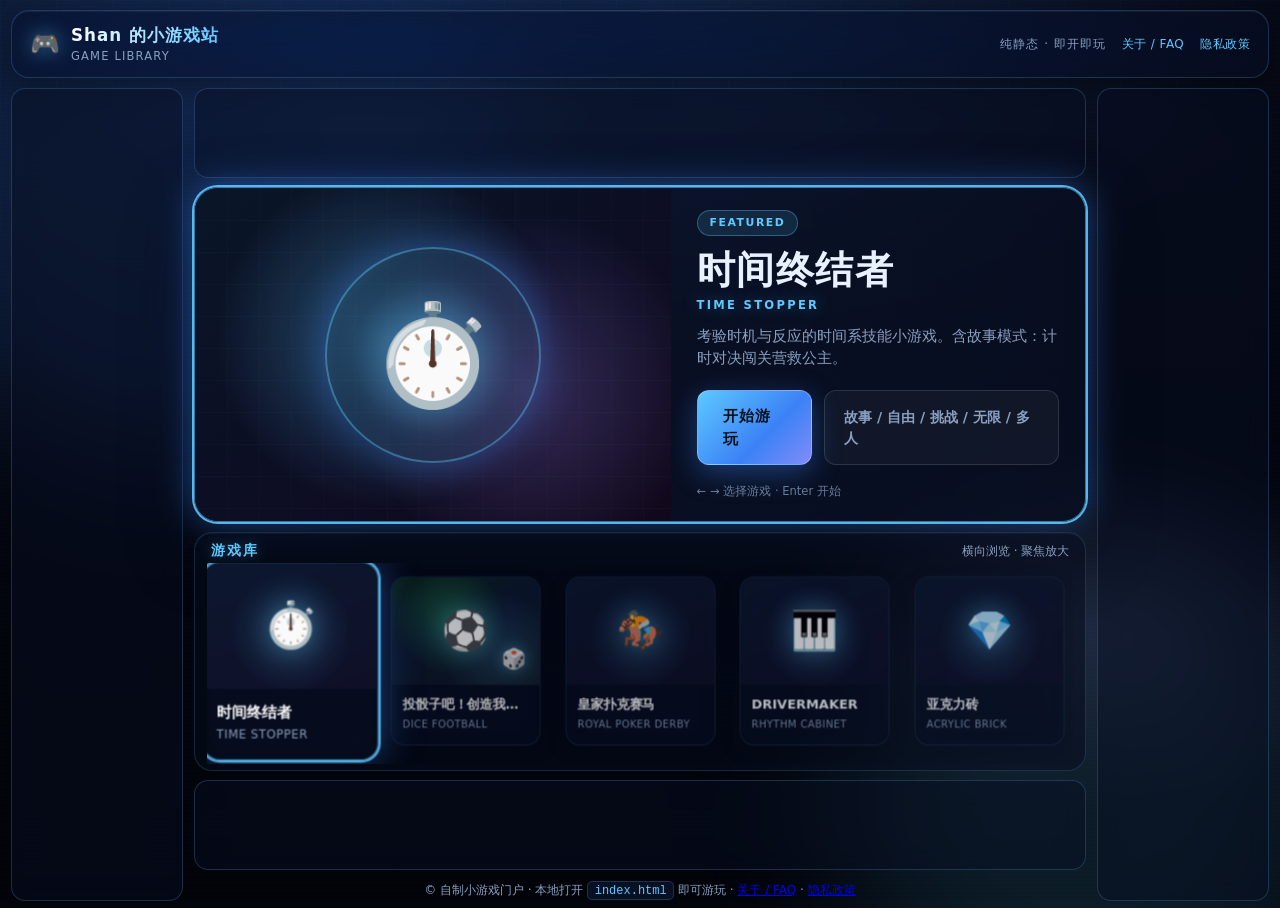
<file: index.html>
<!DOCTYPE html>
<html lang="zh-CN">
<head>
  <meta charset="UTF-8">
  <meta name="viewport" content="width=device-width, initial-scale=1.0">
  <title>Shan 的小游戏站</title>
  <meta name="description" content="自制小游戏合集 — PS5 风格游戏库 · 时间终结者 · 投骰足球经理 · 皇家扑克赛马 · DRIVERMAKER · 亚克力砖">
  <link rel="icon" href="data:image/svg+xml,%3Csvg xmlns='http://www.w3.org/2000/svg' viewBox='0 0 100 100'%3E%3Ctext y='.9em' font-size='90'%3E%F0%9F%8E%AE%3C/text%3E%3C/svg%3E">
  <link rel="stylesheet" href="assets/hub.css">
  <script async src="https://pagead2.googlesyndication.com/pagead/js/adsbygoogle.js?client=ca-pub-5858501694829530" crossorigin="anonymous"></script>
</head>
<body>
  <div class="bg-stage" aria-hidden="true"></div>
  <div class="bg-grid" aria-hidden="true"></div>
  <div class="bg-scan" aria-hidden="true"></div>

  <div class="page-layout page-layout--stage">
    <header class="media-bar">
      <div class="media-brand">
        <span class="icon" aria-hidden="true">🎮</span>
        <div>
          <h1>Shan 的小游戏站</h1>
          <div class="tag">GAME LIBRARY</div>
        </div>
      </div>
      <div class="media-meta" style="display:flex;flex-wrap:wrap;gap:0.65rem 1rem;align-items:center">
        <span>纯静态 · 即开即玩</span>
        <a href="about.html" style="color:#5ec8ff;text-decoration:none;letter-spacing:0.04em">关于 / FAQ</a>
        <a href="privacy.html" style="color:#5ec8ff;text-decoration:none;letter-spacing:0.04em">隐私政策</a>
      </div>
    </header>

    <aside class="ad-rail ad-rail--left" aria-label="广告 · 左栏">
      <div class="ad-slot ad-slot--sidebar" role="complementary" aria-label="广告 · 左侧">
        <ins class="adsbygoogle"
             style="display:block;width:160px;height:600px"
             data-ad-client="ca-pub-5858501694829530"
             data-ad-format="vertical"></ins>
        <script>(adsbygoogle = window.adsbygoogle || []).push({});</script>
      </div>
    </aside>

    <div class="shell">

    <div class="ad-slot ad-slot--banner" role="complementary" aria-label="广告 · 顶栏">
      <ins class="adsbygoogle"
           style="display:block"
           data-ad-client="ca-pub-5858501694829530"
           data-ad-format="horizontal"></ins>
      <script>(adsbygoogle = window.adsbygoogle || []).push({});</script>
    </div>

    <section class="hero is-focus" id="hero" aria-label="精选游戏">
      <div class="hero-art" aria-hidden="true">
        <div class="cover-grid"></div>
        <div class="cover-ring"></div>
        <span class="cover-emoji">⏱️</span>
      </div>
      <div class="hero-info">
        <span class="hero-badge">FEATURED</span>
        <h2 class="hero-title" id="heroTitle">时间终结者 <span class="en">TIME STOPPER</span></h2>
        <p class="hero-blurb" id="heroBlurb">考验时机与反应的时间系技能小游戏。含故事模式：计时对决闯关营救公主。</p>
        <div class="hero-actions">
          <a class="btn-play" id="heroPlay" href="games/time-stopper/">开始游玩</a>
          <span class="btn-ghost" id="heroMeta">故事 / 自由 / 挑战 / 无限 / 多人</span>
        </div>
        <p class="kbd-tip">← → 选择游戏 · Enter 开始</p>
      </div>
    </section>

    <section class="library" aria-label="游戏库">
      <div class="library-head">
        <h2>游戏库</h2>
        <span>横向浏览 · 聚焦放大</span>
      </div>
      <div class="game-row" id="gameRow" tabindex="0" role="listbox" aria-label="游戏列表">
        <a class="tile is-focused" role="option" aria-selected="true" tabindex="-1"
           data-title="时间终结者" data-en="TIME STOPPER"
           data-blurb="考验时机与反应的时间系技能小游戏。含故事模式：计时对决闯关营救公主。"
           data-meta="故事 / 自由 / 挑战 / 无限 / 多人"
           data-emoji="⏱️" href="games/time-stopper/">
          <div class="tile-cover"><span class="emoji">⏱️</span></div>
          <div class="tile-body"><h3>时间终结者</h3><p>TIME STOPPER</p></div>
        </a>
        <a class="tile" role="option" aria-selected="false" tabindex="-1"
           data-title="投骰子吧！创造我的球会" data-en="DICE FOOTBALL"
           data-blurb="掷骰驱动的足球经理：中超/中甲、战术板、转会球探、多槽存档与生涯殿堂。"
           data-meta="经理生涯 / 战术 / 转会 / 存档"
           data-emoji="⚽" data-cover="football" href="games/dice-football/">
          <div class="tile-cover cover-football"><span class="emoji">⚽</span><span class="cover-dice" aria-hidden="true">🎲</span></div>
          <div class="tile-body"><h3>投骰子吧！创造我的球会</h3><p>DICE FOOTBALL</p></div>
        </a>
        <a class="tile" role="option" aria-selected="false" tabindex="-1"
           data-title="皇家扑克赛马" data-en="ROYAL POKER DERBY"
           data-blurb="花色赛马派对游戏：翻牌推进马匹、多人下注与结算，皇家赌场氛围。"
           data-meta="多人 / 下注 / 扑克 / 赛马"
           data-emoji="🏇" href="games/royal-poker-derby/">
          <div class="tile-cover"><span class="emoji">🏇</span></div>
          <div class="tile-body"><h3>皇家扑克赛马</h3><p>ROYAL POKER DERBY</p></div>
        </a>
        <a class="tile" role="option" aria-selected="false" tabindex="-1"
           data-title="DRIVERMAKER" data-en="RHYTHM CABINET"
           data-blurb="浏览器音游：4 / 6 / 8 键谱面，点按与长按判定。曲目与谱面可本地导入，排行榜走 Cloud Firestore。"
           data-meta="音游 / 4·6·8K / 谱面编辑 / 排行榜"
           data-emoji="🎹" href="games/drivermaker/">
          <div class="tile-cover"><span class="emoji">🎹</span></div>
          <div class="tile-body"><h3>DRIVERMAKER</h3><p>RHYTHM CABINET</p></div>
        </a>
        <a class="tile" role="option" aria-selected="false" tabindex="-1"
           data-title="亚克力砖" data-en="ACRYLIC BRICK"
           data-blurb="纯前端 3D 亚克力夹层砖查看/编辑器：透明板材 + 图案层三图夹层，爆炸/装配视图，JSON 存档。"
           data-meta="3D / 夹层 / 爆炸视图 / 编辑器"
           data-emoji="💎" href="games/acrylic-brick/">
          <div class="tile-cover"><span class="emoji">💎</span></div>
          <div class="tile-body"><h3>亚克力砖</h3><p>ACRYLIC BRICK</p></div>
        </a>
      </div>
    </section>

    <div class="ad-slot ad-slot--footer" role="complementary" aria-label="广告 · 底栏">
      <ins class="adsbygoogle"
           style="display:block"
           data-ad-client="ca-pub-5858501694829530"
           data-ad-format="horizontal"></ins>
      <script>(adsbygoogle = window.adsbygoogle || []).push({});</script>
    </div>

    <footer class="site-footer">
      <p>© 自制小游戏门户 · 本地打开 <code>index.html</code> 即可游玩 · <a href="about.html">关于 / FAQ</a> · <a href="privacy.html">隐私政策</a></p>
    </footer>
  </div>

    <aside class="ad-rail ad-rail--right" aria-label="广告 · 右栏">
      <div class="ad-slot ad-slot--sidebar" role="complementary" aria-label="广告 · 右侧">
        <ins class="adsbygoogle"
             style="display:block;width:160px;height:600px"
             data-ad-client="ca-pub-5858501694829530"
             data-ad-format="vertical"></ins>
        <script>(adsbygoogle = window.adsbygoogle || []).push({});</script>
      </div>
    </aside>
  </div>

  <script>
    (function () {
      const row = document.getElementById('gameRow');
      const tiles = Array.from(row.querySelectorAll('.tile'));
      const hero = document.getElementById('hero');
      const heroTitle = document.getElementById('heroTitle');
      const heroBlurb = document.getElementById('heroBlurb');
      const heroPlay = document.getElementById('heroPlay');
      const heroMeta = document.getElementById('heroMeta');
      const coverEmoji = document.querySelector('.hero-art .cover-emoji');
      let focusIdx = 0;

      function applyHero(tile) {
        const title = tile.dataset.title || '';
        const en = tile.dataset.en || '';
        const blurb = tile.dataset.blurb || '';
        const meta = tile.dataset.meta || '';
        const emoji = tile.dataset.emoji || '🎮';
        const locked = tile.dataset.locked === '1';
        heroTitle.innerHTML = title + ' <span class="en">' + en + '</span>';
        heroBlurb.textContent = blurb;
        heroMeta.textContent = meta;
        coverEmoji.textContent = emoji;
        const art = document.querySelector('.hero-art');
        if (art) {
          art.classList.toggle('theme-football', tile.dataset.cover === 'football');
          art.classList.toggle('theme-time', tile.dataset.cover !== 'football');
        }
        if (locked) {
          heroPlay.removeAttribute('href');
          heroPlay.textContent = '即将开放';
          heroPlay.style.pointerEvents = 'none';
          heroPlay.style.opacity = '0.55';
          hero.classList.remove('is-focus');
        } else {
          heroPlay.href = tile.getAttribute('href') || '#';
          heroPlay.textContent = '开始游玩';
          heroPlay.style.pointerEvents = '';
          heroPlay.style.opacity = '';
          hero.classList.add('is-focus');
        }
      }

      function setFocus(i) {
        focusIdx = (i + tiles.length) % tiles.length;
        tiles.forEach((t, idx) => {
          const on = idx === focusIdx;
          t.classList.toggle('is-focused', on);
          t.setAttribute('aria-selected', on ? 'true' : 'false');
        });
        const tile = tiles[focusIdx];
        applyHero(tile);
        tile.scrollIntoView({ behavior: 'smooth', inline: 'center', block: 'nearest' });
      }

      tiles.forEach((t, i) => {
        t.addEventListener('mouseenter', () => setFocus(i));
        t.addEventListener('click', (e) => {
          if (t.dataset.locked === '1') { e.preventDefault(); setFocus(i); }
        });
      });

      document.addEventListener('keydown', (e) => {
        if (e.target && (e.target.tagName === 'INPUT' || e.target.tagName === 'TEXTAREA')) return;
        if (e.key === 'ArrowRight') { e.preventDefault(); setFocus(focusIdx + 1); }
        else if (e.key === 'ArrowLeft') { e.preventDefault(); setFocus(focusIdx - 1); }
        else if (e.key === 'Enter') {
          const t = tiles[focusIdx];
          if (t.dataset.locked === '1') return;
          const href = t.getAttribute('href');
          if (href) location.href = href;
        }
      });

      applyHero(tiles[0]);
    })();
  </script>
</body>
</html>
</file>
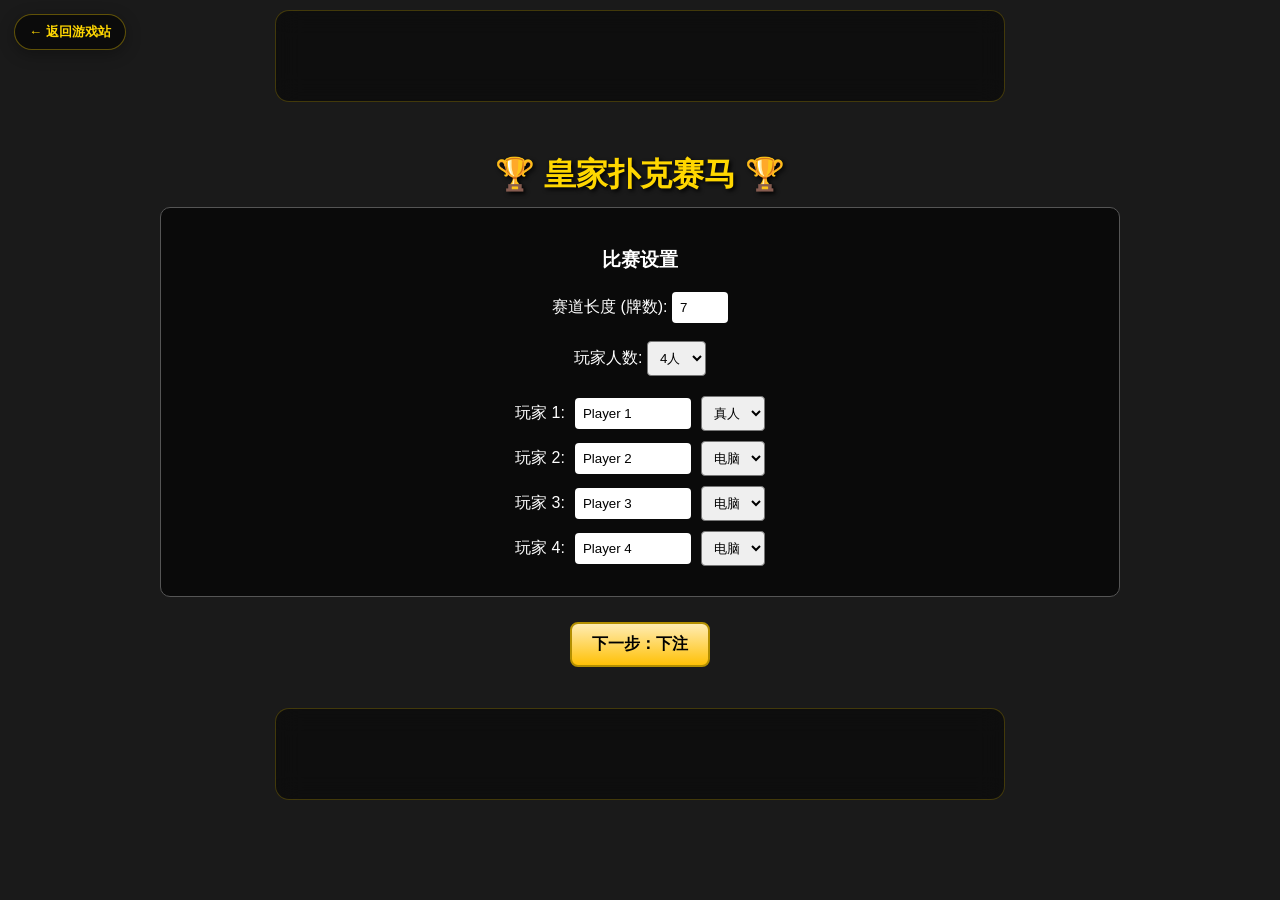
<file: games/royal-poker-derby/index.html>
<!DOCTYPE html>
<html lang="zh-CN">
<head>
    <meta charset="UTF-8">
    <meta name="viewport" content="width=device-width, initial-scale=1.0">
    <title>皇家扑克赛马 (Royal Poker Derby)</title>
    <meta name="description" content="皇家扑克赛马 Royal Poker Derby — 花色赛马 · 翻牌前进 · 多人下注">
    <style>
        :root {
            --table-color: #2d5e38;
            --felt-texture: repeating-linear-gradient(45deg, transparent, transparent 10px, rgba(0,0,0,0.05) 10px, rgba(0,0,0,0.05) 20px);
            --card-width: 60px;
            --card-height: 84px;
            --gold: #ffd700;
        }

        body {
            font-family: 'Segoe UI', Tahoma, Geneva, Verdana, sans-serif;
            background-color: #1a1a1a;
            color: white;
            margin: 0;
            display: flex;
            flex-direction: column;
            align-items: center;
            min-height: 100vh;
        }

        /* --- UI Screens --- */
        .screen {
            display: none;
            width: 100%;
            max-width: 1000px;
            padding: 20px;
            box-sizing: border-box;
            text-align: center;
        }

        .screen.active {
            display: block;
        }

        h1 { text-shadow: 2px 2px 4px #000; color: var(--gold); margin-bottom: 10px; }
        h2 { border-bottom: 2px solid var(--gold); display: inline-block; padding-bottom: 5px; }

        button {
            background: linear-gradient(to bottom, #ffecb3, #ffc107);
            border: 2px solid #b38f00;
            border-radius: 8px;
            padding: 10px 20px;
            font-weight: bold;
            cursor: pointer;
            font-size: 16px;
            margin: 5px;
            transition: transform 0.1s;
        }
        button:hover { transform: scale(1.05); filter: brightness(1.1); }
        button:disabled { filter: grayscale(1); cursor: not-allowed; }
        button.secondary { background: #555; color: white; border-color: #333; }

        .panel {
            background: rgba(0, 0, 0, 0.6);
            border-radius: 10px;
            padding: 20px;
            margin-bottom: 20px;
            border: 1px solid #555;
        }

        /* --- Setup Screen --- */
        .player-setup-row {
            display: flex;
            justify-content: center;
            gap: 10px;
            margin-bottom: 10px;
            align-items: center;
        }
        input[type="text"], input[type="number"] {
            padding: 8px;
            border-radius: 4px;
            border: none;
        }
        select { padding: 8px; border-radius: 4px; }

        /* --- Betting Screen --- */
        .betting-grid {
            display: grid;
            grid-template-columns: repeat(auto-fit, minmax(200px, 1fr));
            gap: 15px;
        }
        .player-bet-card {
            background: #333;
            padding: 15px;
            border-radius: 8px;
            border-left: 5px solid #777;
        }
        .suit-btn {
            font-size: 24px;
            width: 50px;
            height: 50px;
            margin: 2px;
            background: white;
            border: 2px solid #ccc;
            border-radius: 8px;
            transition: transform 0.15s ease, box-shadow 0.15s ease, border-color 0.15s;
            transform-style: preserve-3d;
        }
        .suit-btn:hover { transform: translateY(-2px) scale(1.06); }
        .suit-btn.selected {
            box-shadow: 0 0 0 2px var(--gold), 0 6px 16px rgba(255,215,0,0.45);
            border-color: var(--gold);
            transform: translateY(-3px) scale(1.12);
            background: linear-gradient(160deg, #fffef5, #ffe082);
        }
        .bet-feedback {
            margin-top: 8px;
            min-height: 1.4em;
            font-size: 13px;
            color: #ffecb3;
            transition: color 0.2s, transform 0.2s;
        }
        .bet-feedback.ready {
            color: #81c784;
            font-weight: 700;
        }
        .bet-feedback.pulse {
            animation: betPulse 0.45s ease;
        }
        @keyframes betPulse {
            0% { transform: scale(1); }
            40% { transform: scale(1.08); }
            100% { transform: scale(1); }
        }
        .player-bet-card.ready-bet {
            border-left-width: 6px;
            box-shadow: 0 0 0 1px rgba(76,175,80,0.35), 0 4px 14px rgba(0,0,0,0.25);
        }

        /* --- Race Screen --- */
        #game-board {
            background-color: var(--table-color);
            background-image: var(--felt-texture);
            border-radius: 20px;
            border: 8px solid #3e2723;
            box-shadow: inset 0 0 50px rgba(0,0,0,0.8);
            position: relative;
            padding: 20px;
            margin: 0 auto;
            width: 100%;
            overflow-x: auto;
            min-height: 600px;
            display: flex;
            flex-direction: row;
        }

        /* The Layout: Left (Track), Right (Decks & Info) */
        .track-area {
            flex: 3;
            display: flex;
            justify-content: center;
            position: relative;
            padding-right: 60px; /* Space for side cards */
        }

        .controls-area {
            flex: 1;
            display: flex;
            flex-direction: column;
            gap: 20px;
            align-items: center;
            border-left: 2px solid rgba(255,255,255,0.1);
            padding-left: 20px;
        }

        /* Lanes */
        .lane {
            width: var(--card-width);
            margin: 0 10px;
            position: relative;
            height: 100%;
            border-right: 1px dashed rgba(255,255,255,0.2);
        }
        .lane:last-child { border-right: none; }
        
        .finish-line {
            position: absolute;
            top: 20px; /* Adjust based on track length logic */
            left: 0;
            width: 100%;
            height: 4px;
            background: repeating-linear-gradient(90deg, white, white 10px, black 10px, black 20px);
            z-index: 1;
        }

        /* Cards — 3D stage */
        .track-area,
        .controls-area,
        .pile-container,
        .flipped-card-display,
        .betting-grid {
            perspective: 900px;
            perspective-origin: 50% 40%;
        }

        .card {
            width: var(--card-width);
            height: var(--card-height);
            background: linear-gradient(160deg, #ffffff 0%, #f3f3f3 55%, #e8e8e8 100%);
            border-radius: 8px;
            border: 1px solid rgba(0,0,0,0.12);
            box-shadow:
                0 1px 0 rgba(255,255,255,0.85) inset,
                0 -2px 4px rgba(0,0,0,0.06) inset,
                0 4px 6px rgba(0,0,0,0.18),
                0 10px 18px rgba(0,0,0,0.22),
                0 18px 28px rgba(0,0,0,0.12);
            display: flex;
            justify-content: center;
            align-items: center;
            font-size: 24px;
            font-weight: 700;
            position: absolute;
            transform-style: preserve-3d;
            transform: translateZ(0) rotateX(var(--tilt-x, 0deg)) rotateY(var(--tilt-y, 0deg));
            transition:
                bottom 0.35s cubic-bezier(0.22, 1, 0.36, 1),
                box-shadow 0.25s ease,
                filter 0.2s ease;
            user-select: none;
            -webkit-tap-highlight-color: transparent;
            will-change: transform, bottom;
            overflow: hidden;
            backface-visibility: hidden;
            animation: cardFloat 3.6s ease-in-out infinite;
        }

        .card::before {
            content: "";
            position: absolute;
            inset: 0;
            border-radius: inherit;
            background: linear-gradient(
                125deg,
                transparent 0%,
                transparent 40%,
                rgba(255,255,255,0.55) 48%,
                rgba(255,255,255,0.15) 52%,
                transparent 60%,
                transparent 100%
            );
            background-size: 220% 220%;
            background-position: 120% 0;
            pointer-events: none;
            z-index: 2;
            opacity: 0.85;
        }
        .card:hover::before,
        .card.shine::before {
            animation: shineSweep 0.9s ease-out;
        }

        .card::after {
            content: "";
            position: absolute;
            inset: 3px;
            border-radius: 5px;
            border: 1px solid rgba(0,0,0,0.06);
            pointer-events: none;
            z-index: 1;
        }

        .card.red { color: #c62828; }
        .card.black { color: #1a1a1a; }

        .card:hover,
        .card.is-tilting {
            animation-play-state: paused;
            filter: brightness(1.04);
            box-shadow:
                0 1px 0 rgba(255,255,255,0.9) inset,
                0 -2px 4px rgba(0,0,0,0.06) inset,
                0 8px 12px rgba(0,0,0,0.22),
                0 16px 28px rgba(0,0,0,0.28),
                0 28px 40px rgba(0,0,0,0.16);
            z-index: 20;
        }

        /* Face Down Card Style */
        .card.back {
            background:
                radial-gradient(circle at 30% 25%, rgba(255,255,255,0.18), transparent 45%),
                repeating-linear-gradient(
                    45deg,
                    #1565c0,
                    #1565c0 10px,
                    #0d47a1 10px,
                    #0d47a1 20px
                );
            border: 2px solid rgba(255,255,255,0.92);
            color: transparent;
        }
        .card.back::after {
            content: "⚜";
            inset: auto;
            border: none;
            color: rgba(255,255,255,0.55);
            font-size: 30px;
            text-shadow: 0 2px 6px rgba(0,0,0,0.35);
            z-index: 1;
            display: flex;
            align-items: center;
            justify-content: center;
            width: 100%;
            height: 100%;
            position: absolute;
            left: 0; top: 0;
        }

        /* Deal / reveal flip */
        .card.flip-deal {
            animation: cardFlipDeal 0.55s cubic-bezier(0.22, 1, 0.36, 1);
        }
        .card.flip-reveal {
            animation: cardFlipReveal 0.65s cubic-bezier(0.22, 1, 0.36, 1);
        }

        @keyframes cardFloat {
            0%, 100% { transform: translateY(0) translateZ(0) rotateX(var(--tilt-x, 0deg)) rotateY(var(--tilt-y, 0deg)); }
            50% { transform: translateY(-3px) translateZ(6px) rotateX(var(--tilt-x, 0deg)) rotateY(var(--tilt-y, 0deg)); }
        }
        @keyframes shineSweep {
            0% { background-position: 120% 0; }
            100% { background-position: -40% 0; }
        }
        @keyframes cardFlipDeal {
            0%   { transform: rotateY(-90deg) scale(0.92); opacity: 0.4; }
            55%  { transform: rotateY(12deg) scale(1.04); opacity: 1; }
            100% { transform: rotateY(0deg) scale(1); opacity: 1; }
        }
        @keyframes cardFlipReveal {
            0%   { transform: rotateY(0deg); }
            45%  { transform: rotateY(90deg) scale(1.02); }
            55%  { transform: rotateY(90deg) scale(1.02); }
            100% { transform: rotateY(0deg); }
        }

        /* Drawn card showcase (3D) */
        .flipped-card-display {
            position: relative;
            transform-style: preserve-3d;
        }
        .flipped-card-display .deal-card {
            position: relative;
            width: calc(var(--card-width) * 1.15);
            height: calc(var(--card-height) * 1.15);
            margin: 0 auto;
            font-size: 28px;
            animation: cardFloat 3.6s ease-in-out infinite, cardFlipDeal 0.55s cubic-bezier(0.22, 1, 0.36, 1);
        }
        .flipped-card-display .deal-placeholder {
            opacity: 0.45;
            letter-spacing: 0.1em;
        }

        /* Specific Card Positions */
        .horse {
            z-index: 10;
            cursor: pointer;
        }
        .horse.leading {
            box-shadow:
                0 0 0 2px rgba(255,215,0,0.65),
                0 1px 0 rgba(255,255,255,0.9) inset,
                0 8px 14px rgba(0,0,0,0.25),
                0 0 22px rgba(255,215,0,0.35);
        }

        /* Mobile: lighter motion, keep usable */
        @media (max-width: 640px) {
            :root {
                --card-width: 48px;
                --card-height: 68px;
            }
            .card {
                animation-duration: 4.5s;
            }
            .card:hover {
                animation-play-state: running;
            }
            .flipped-card-display .deal-card {
                font-size: 22px;
            }
        }
        @media (prefers-reduced-motion: reduce) {
            .card,
            .flipped-card-display .deal-card {
                animation: none !important;
            }
            .card::before { animation: none !important; }
        }

        .side-track-container {
            position: absolute;
            right: 0;
            top: 0;
            height: 100%;
            width: var(--card-width);
            display: flex;
            flex-direction: column-reverse; /* Start from bottom */
            align-items: center;
        }
        
        /* Draw Piles */
        .pile-container {
            width: var(--card-width);
            height: var(--card-height);
            position: relative;
            margin-bottom: 20px;
        }
        .flipped-card-display {
            font-size: 40px;
            font-weight: bold;
            height: 120px;
            display: flex;
            justify-content: center;
            align-items: center;
            background: rgba(0,0,0,0.3);
            border-radius: 10px;
            width: 100%;
        }

        /* Commentary Box */
        #commentary {
            width: 100%;
            height: 60px;
            background: rgba(0,0,0,0.8);
            border-top: 2px solid var(--gold);
            color: #fff;
            padding: 10px;
            font-size: 14px;
            overflow-y: auto;
            font-family: 'Courier New', monospace;
            text-align: left;
        }

        /* Scoreboard */
        table.score-table {
            width: 100%;
            border-collapse: collapse;
            margin-top: 10px;
        }
        table.score-table th, table.score-table td {
            border: 1px solid #555;
            padding: 8px;
        }
        table.score-table th { background: #444; }

        /* Helpers */
        .suit-spade, .suit-club { color: black; }
        .suit-heart, .suit-diamond { color: red; }
        
        /* Animation classes */
        .shake { animation: shake 0.4s ease-in-out; }
        @keyframes shake {
            0%, 100% { transform: translateX(0) rotateX(var(--tilt-x, 0deg)) rotateY(var(--tilt-y, 0deg)); }
            20% { transform: translateX(-6px) rotateZ(-2deg); }
            40% { transform: translateX(6px) rotateZ(2deg); }
            60% { transform: translateX(-4px); }
            80% { transform: translateX(4px); }
        }
        .card.moving-fwd {
            filter: brightness(1.08);
        }

        /* Hub back + AdSense (light, non-layout-breaking) */
        .hub-back {
            position: fixed;
            top: 14px; left: 14px; z-index: 300;
            display: inline-flex; align-items: center; gap: 6px;
            padding: 8px 14px; font-size: 0.82rem; font-weight: 600;
            color: #ffd700; text-decoration: none;
            background: rgba(0,0,0,0.55); border: 1px solid rgba(255,215,0,0.35);
            border-radius: 999px;
            backdrop-filter: blur(14px); -webkit-backdrop-filter: blur(14px);
            box-shadow: 0 4px 16px rgba(0,0,0,0.3);
            transition: border-color 0.2s, box-shadow 0.2s, transform 0.15s;
        }
        .hub-back:hover {
            border-color: rgba(255,215,0,0.7);
            box-shadow: 0 0 18px rgba(255,215,0,0.25);
            transform: translateY(-1px);
        }
        .ad-slot {
            position: relative; display: flex; align-items: center; justify-content: center;
            margin: 10px auto; border-radius: 14px;
            background: rgba(0,0,0,0.45);
            border: 1px solid rgba(255,215,0,0.22);
            backdrop-filter: blur(12px); -webkit-backdrop-filter: blur(12px);
            color: #aaa; font-size: 0.75rem; letter-spacing: 0.04em;
            text-align: center; overflow: hidden; max-width: 100%; z-index: 5;
            pointer-events: auto;
        }
        .ad-slot ins.adsbygoogle { display: block; width: 100%; }
        .ad-slot--banner { width: min(728px, 94vw); min-height: 90px; }
        .ad-slot--footer { width: min(728px, 94vw); min-height: 90px; margin: 16px auto 24px; }
        @media (max-width: 640px) {
            .ad-slot--banner, .ad-slot--footer { min-height: 66px; font-size: 0.68rem; }
            .hub-back { font-size: 0.75rem; padding: 7px 11px; }
        }
    </style>
<script async src="https://pagead2.googlesyndication.com/pagead/js/adsbygoogle.js?client=ca-pub-5858501694829530" crossorigin="anonymous"></script>
</head>
<body>
    <a class="hub-back" href="../../">← 返回游戏站</a>
    <div class="ad-slot ad-slot--banner" role="complementary" aria-label="广告 · 顶栏">
      <ins class="adsbygoogle"
           style="display:block"
           data-ad-client="ca-pub-5858501694829530"
           data-ad-format="auto"
           data-full-width-responsive="true"></ins>
      <script>(adsbygoogle = window.adsbygoogle || []).push({});</script>
    </div>


    <!-- SCREEN 1: SETUP -->
    <div id="setup-screen" class="screen active">
        <h1>🏆 皇家扑克赛马 🏆</h1>
        <div class="panel">
            <h3>比赛设置</h3>
            <label>赛道长度 (牌数): <input type="number" id="track-length" value="7" min="3" max="10"></label>
            <br><br>
            <label>玩家人数: <select id="player-count" onchange="updatePlayerInputs()">
                <option value="2">2人</option>
                <option value="3">3人</option>
                <option value="4" selected>4人</option>
                <option value="5">5人</option>
                <option value="6">6人</option>
            </select></label>
            
            <div id="players-config" style="margin-top:20px;">
                <!-- JS will populate this -->
            </div>
        </div>
        <button onclick="goToBetting()">下一步：下注</button>
    </div>

    <!-- SCREEN 2: BETTING -->
    <div id="betting-screen" class="screen">
        <h1>🎲 下注阶段 🎲</h1>
        <p>请每位玩家选择心仪的马匹并下注。</p>
        <div id="betting-area" class="betting-grid">
            <!-- JS will populate -->
        </div>
        <br>
        <button class="secondary" onclick="resetGame()">重置</button>
        <button onclick="startRace()">开始比赛！</button>
    </div>

    <!-- SCREEN 3: RACE -->
    <div id="race-screen" class="screen" style="max-width: 1200px;">
        <div style="display:flex; justify-content:space-between; width:100%; margin-bottom:10px;">
            <h2>赛况直播</h2>
            <div>
                <button id="draw-btn" onclick="drawCard()">翻牌 (Draw)</button>
                <button id="auto-btn" class="secondary" onclick="toggleAuto()">自动演示</button>
            </div>
        </div>

        <div id="game-board">
            <div class="track-area" id="track-container">
                <!-- Lanes and Side Cards generated by JS -->
            </div>
            
            <div class="controls-area">
                <div style="text-align:center;">
                    <small>剩余牌堆</small>
                    <div class="pile-container">
                        <div class="card back" style="top:0; left:0;"></div>
                        <div class="card back" style="top:-2px; left:-2px;"></div>
                        <div class="card back" style="top:-4px; left:-4px;"></div>
                    </div>
                </div>

                <div style="text-align:center; width: 100%;">
                    <small>最新翻牌</small>
                    <div id="current-card-display" class="flipped-card-display">
                        <span class="deal-placeholder">等待翻牌</span>
                    </div>
                </div>

                <div class="panel" style="width:100%; flex:1;">
                    <h4>当前排名</h4>
                    <div id="live-ranking" style="text-align:left; font-size:14px;"></div>
                </div>
            </div>
        </div>

        <div id="commentary">欢迎来到皇家赛马场！比赛即将开始...</div>
    </div>

    <!-- SCREEN 4: RESULTS -->
    <div id="result-screen" class="screen">
        <h1>🏁 比赛结束 🏁</h1>
        <h2 id="winner-announce" style="color: var(--gold); font-size: 2em;"></h2>
        
        <div class="panel">
            <h3>本局结算</h3>
            <div id="payout-details"></div>
        </div>

        <div class="panel">
            <h3>总积分榜</h3>
            <table class="score-table">
                <thead><tr><th>玩家</th><th>类型</th><th>总筹码</th></tr></thead>
                <tbody id="scoreboard-body"></tbody>
            </table>
        </div>

        <button onclick="setupNextRound()">下一轮比赛</button>
        <button class="secondary" onclick="location.reload()">彻底重来</button>
    </div>

<script>
    /** 
     * Constants & Config 
     */
    const SUITS = {
        'spade': { symbol: '♠', color: 'black', name: '黑桃' },
        'heart': { symbol: '♥', color: 'red', name: '红桃' },
        'club': { symbol: '♣', color: 'black', name: '梅花' },
        'diamond': { symbol: '♦', color: 'red', name: '方块' }
    };
    const SUIT_KEYS = ['spade', 'heart', 'club', 'diamond'];
    
    // Game State
    let state = {
        players: [],
        deck: [],
        trackLength: 7,
        horses: {}, // { spade: position, ... }
        sideCards: [], // { card: obj, flipped: bool, position: index }
        raceOver: false,
        winner: null,
        autoInterval: null,
        roundCount: 0
    };

    /**
     * Initialization Logic
     */
    function init() {
        updatePlayerInputs();
    }

    function updatePlayerInputs() {
        const count = document.getElementById('player-count').value;
        const container = document.getElementById('players-config');
        container.innerHTML = '';
        
        for (let i = 0; i < count; i++) {
            const div = document.createElement('div');
            div.className = 'player-setup-row';
            div.innerHTML = `
                <span>玩家 ${i+1}:</span>
                <input type="text" id="p${i}-name" value="Player ${i+1}" style="width:100px;">
                <select id="p${i}-type">
                    <option value="human">真人</option>
                    <option value="cpu" ${i>0 ? 'selected' : ''}>电脑</option>
                </select>
            `;
            container.appendChild(div);
        }
    }

    function createDeck() {
        const deck = [];
        const values = ['A', '2', '3', '4', '5', '6', '7', '8', '9', '10', 'J', 'Q']; // No K, K are horses
        SUIT_KEYS.forEach(suit => {
            values.forEach(val => {
                deck.push({ suit, value: val });
            });
        });
        return shuffle(deck);
    }

    function shuffle(array) {
        for (let i = array.length - 1; i > 0; i--) {
            const j = Math.floor(Math.random() * (i + 1));
            [array[i], array[j]] = [array[j], array[i]];
        }
        return array;
    }

    /**
     * Phase Transitions
     */
    function switchScreen(id) {
        document.querySelectorAll('.screen').forEach(s => s.classList.remove('active'));
        document.getElementById(id).classList.add('active');
    }

    function goToBetting() {
        // Init players if first round
        if (state.roundCount === 0) {
            state.players = [];
            const count = document.getElementById('player-count').value;
            for (let i = 0; i < count; i++) {
                state.players.push({
                    id: i,
                    name: document.getElementById(`p${i}-name`).value,
                    type: document.getElementById(`p${i}-type`).value,
                    balance: 1000,
                    bet: 0,
                    horse: null
                });
            }
            state.trackLength = parseInt(document.getElementById('track-length').value);
        }

        renderBettingUI();
        switchScreen('betting-screen');
    }

    function renderBettingUI() {
        const container = document.getElementById('betting-area');
        container.innerHTML = '';

        state.players.forEach(p => {
            // CPU logic: Auto bet if CPU
            if (p.type === 'cpu') {
                p.horse = SUIT_KEYS[Math.floor(Math.random() * 4)];
                p.bet = 100; // Fixed bet for simplicity or random: Math.floor(Math.random() * 5 + 1) * 50;
            } else {
                // Reset previous round choice
                p.horse = null;
                p.bet = 100;
            }

            const div = document.createElement('div');
            div.className = 'player-bet-card';
            div.style.borderLeftColor = p.type === 'cpu' ? '#f44336' : '#4caf50';
            
            let html = `<strong>${p.name}</strong> (${p.type === 'cpu' ? '电脑' : '真人'})<br>`;
            html += `余额: $${p.balance}<br>`;
            
            if (p.type === 'human') {
                html += `<div class="suit-pick">选择马匹: <br>`;
                SUIT_KEYS.forEach(suit => {
                    html += `<button type="button" class="suit-btn suit-${suit}" onclick="selectHorse(${p.id}, '${suit}', this)">${SUITS[suit].symbol}</button>`;
                });
                html += `</div>`;
                html += `下注: <input type="number" id="bet-${p.id}" value="100" min="10" max="${p.balance}" style="width:60px;" oninput="updateBetFeedback(${p.id})">`;
                html += `<div class="bet-feedback" id="bet-fb-${p.id}">请选择马匹并确认下注</div>`;
            } else {
                html += `已准备好 (下注 $${p.bet} on ${SUITS[p.horse].symbol})`;
                div.classList.add('ready-bet');
            }
            div.id = `bet-card-${p.id}`;
            div.innerHTML = html;
            container.appendChild(div);
        });
    }

    function selectHorse(playerId, suit, btn) {
        state.players[playerId].horse = suit;
        const parent = btn.parentElement;
        Array.from(parent.querySelectorAll('.suit-btn')).forEach(c => c.classList.remove('selected'));
        btn.classList.add('selected');
        updateBetFeedback(playerId, true);
    }

    function updateBetFeedback(playerId, pulse) {
        const p = state.players[playerId];
        const fb = document.getElementById(`bet-fb-${playerId}`);
        const card = document.getElementById(`bet-card-${playerId}`);
        const betInput = document.getElementById(`bet-${playerId}`);
        if (!fb || !p) return;
        const bet = betInput ? parseInt(betInput.value, 10) : p.bet;
        if (p.horse && bet > 0 && bet <= p.balance) {
            fb.textContent = `✓ 已选 ${SUITS[p.horse].symbol} ${SUITS[p.horse].name} · 下注 $${bet}`;
            fb.classList.add('ready');
            if (card) card.classList.add('ready-bet');
        } else if (p.horse) {
            fb.textContent = `已选 ${SUITS[p.horse].symbol} — 请输入有效下注额`;
            fb.classList.remove('ready');
            if (card) card.classList.remove('ready-bet');
        } else {
            fb.textContent = '请选择马匹并确认下注';
            fb.classList.remove('ready');
            if (card) card.classList.remove('ready-bet');
        }
        if (pulse) {
            fb.classList.remove('pulse');
            void fb.offsetWidth;
            fb.classList.add('pulse');
        }
    }

    function startRace() {
        // Validate inputs
        for (let p of state.players) {
            if (p.type === 'human') {
                const betInput = document.getElementById(`bet-${p.id}`);
                p.bet = parseInt(betInput.value);
                if (!p.horse) { alert(`${p.name} 还没选马！`); return; }
                if (p.bet > p.balance || p.bet <= 0) { alert(`${p.name} 下注金额无效！`); return; }
            }
            p.balance -= p.bet; // Deduct immediately
        }

        // Initialize Race State
        state.deck = createDeck();
        state.raceOver = false;
        state.winner = null;
        SUIT_KEYS.forEach(s => state.horses[s] = 0); // Start at 0
        state.sideCards = [];
        
        // Draw side cards (Track)
        for (let i = 1; i <= state.trackLength; i++) {
            state.sideCards.push({
                card: state.deck.pop(),
                flipped: false,
                position: i // The position index on the track
            });
        }

        buildRaceTrackUI();
        switchScreen('race-screen');
        logCommentary("比赛开始！4匹骏马蓄势待发！");
        updatePositions();
    }

    /**
     * Core Race Logic
     */
    function buildRaceTrackUI() {
        const container = document.getElementById('track-container');
        container.innerHTML = '';

        // 1. Create Lanes for Horses
        SUIT_KEYS.forEach((suit, index) => {
            const lane = document.createElement('div');
            lane.className = 'lane';
            lane.id = `lane-${suit}`;
            
            // Add King (Horse)
            const horse = document.createElement('div');
            horse.className = `card horse ${SUITS[suit].color === 'red' ? 'red' : 'black'}`;
            horse.innerHTML = `${SUITS[suit].symbol} K`;
            horse.id = `horse-${suit}`;
            horse.style.bottom = '0px';
            enableCardTilt(horse);
            
            lane.appendChild(horse);
            container.appendChild(lane);
        });

        // 2. Create Side Track (The setbacks)
        const sideContainer = document.createElement('div');
        sideContainer.className = 'side-track-container';
        
        // Calculate step height dynamically
        // Total height approx 600px. Track length N. Steps = N + 2 (Start + Finish buffer)
        // But for visual logic: Bottom is 0. 
        
        state.sideCards.forEach((item, index) => {
            const cardDiv = document.createElement('div');
            cardDiv.className = 'card back';
            cardDiv.id = `side-card-${index}`;
            cardDiv.style.position = 'absolute';
            cardDiv.style.right = '0';
            enableCardTilt(cardDiv);
            
            sideContainer.appendChild(cardDiv);
        });
        
        container.appendChild(sideContainer);
        
        // Add Finish Line visual
        const finishLine = document.createElement('div');
        finishLine.className = 'finish-line';
        container.appendChild(finishLine);
    }

    function getStepHeight() {
        const trackHeight = document.getElementById('track-container').clientHeight;
        // Total steps = TrackLength + 1 (Finish) + 1 (Start padding)
        return (trackHeight - 100) / (state.trackLength + 1); 
    }

    function updatePositions() {
        const stepHeight = getStepHeight();
        const maxPos = Math.max(...SUIT_KEYS.map(s => state.horses[s]));
        
        // Update Horses
        SUIT_KEYS.forEach(suit => {
            const pos = state.horses[suit];
            const el = document.getElementById(`horse-${suit}`);
            if (!el) return;
            el.style.bottom = `${pos * stepHeight + 10}px`;
            el.classList.toggle('leading', pos === maxPos && maxPos > 0);
        });

        // Update Side Cards positions
        state.sideCards.forEach((item, index) => {
            const el = document.getElementById(`side-card-${index}`);
            if (!el) return;
            el.style.bottom = `${(item.position) * stepHeight + 10}px`;
            
            if (item.flipped && el.dataset.face !== 'up') {
                // Mid-flip content swap handled by flipSideCard; keep face if already up
                revealSideCardFace(el, item.card);
            }
        });

        // Update Finish Line
        const finishLine = document.querySelector('.finish-line');
        finishLine.style.bottom = `${(state.trackLength + 1) * stepHeight + 10}px`;
        finishLine.style.top = 'auto';
    }

    function revealSideCardFace(el, card) {
        el.classList.remove('back');
        el.classList.add(SUITS[card.suit].color === 'red' ? 'red' : 'black');
        el.innerHTML = `${SUITS[card.suit].symbol}${card.value}`;
        el.dataset.face = 'up';
        enableCardTilt(el);
    }

    function drawCard() {
        if (state.raceOver) return;

        const card = state.deck.pop();
        if (!card) {
            logCommentary("牌堆没牌了！平局！（理论上不应发生）");
            return;
        }

        // Show drawn card with 3D flip-in
        const display = document.getElementById('current-card-display');
        const colorClass = SUITS[card.suit].color === 'red' ? 'red' : 'black';
        display.className = 'flipped-card-display';
        display.innerHTML = '';
        const dealEl = document.createElement('div');
        dealEl.className = `card deal-card ${colorClass} flip-deal shine`;
        dealEl.style.position = 'relative';
        dealEl.innerHTML = `${SUITS[card.suit].symbol} ${card.value}`;
        display.appendChild(dealEl);
        enableCardTilt(dealEl);

        // Move Horse
        state.horses[card.suit]++;
        logCommentary(`${SUITS[card.suit].name} 前进一格！`);

        const horseEl = document.getElementById(`horse-${card.suit}`);
        if (horseEl) {
            horseEl.classList.add('moving-fwd', 'shine');
            setTimeout(() => horseEl.classList.remove('moving-fwd', 'shine'), 500);
        }
        
        updatePositions();
        updateRanking();
        
        // Check for Win
        if (state.horses[card.suit] > state.trackLength) {
            handleWin(card.suit);
            return;
        }

        // Check Setback Trigger
        checkSetback();
    }

    function checkSetback() {
        // Logic: Find the lowest position among all horses
        let minPos = 999;
        SUIT_KEYS.forEach(s => minPos = Math.min(minPos, state.horses[s]));

        // Check each side card
        state.sideCards.forEach((side, index) => {
            // If card is not flipped AND all horses have passed this card's position
            // Note: side.position is 1, 2, 3... 
            // If minPos > side.position, it means everyone passed it.
            if (!side.flipped && minPos > side.position - 1) { 
                // Wait, rule says "Crossed a face-down card". 
                // If card is at pos 1. Horse at 1 hasn't crossed it fully? 
                // Usually interpreted as: If side card is the boundary between 1 and 2.
                // Let's assume Side Card 1 is at Step 1. If everyone is at Step 1 or higher?
                // Rule text: "all horses have crossed... flip it"
                // Let's treat Side Cards as markers AT step 1, 2, 3.
                // If minPos >= side.position, trigger flip.
                
                flipSideCard(index);
            }
        });
    }

    function flipSideCard(index) {
        const side = state.sideCards[index];
        if (side.flipped) return;
        side.flipped = true;
        
        const cardSuit = side.card.suit;
        const cardName = SUITS[cardSuit].name;
        const el = document.getElementById(`side-card-${index}`);
        
        setTimeout(() => {
            logCommentary(`🔔 赛道翻牌！是一张 ${cardName} ${side.card.value}！`);
            if (el) {
                el.classList.add('flip-reveal');
                // Swap face at mid-flip
                setTimeout(() => {
                    revealSideCardFace(el, side.card);
                    el.classList.add('shine');
                }, 280);
                setTimeout(() => el.classList.remove('flip-reveal', 'shine'), 700);
            } else {
                updatePositions();
            }
            
            setTimeout(() => {
                const horsePos = state.horses[cardSuit];
                if (horsePos > 0) {
                    state.horses[cardSuit]--;
                    logCommentary(`🚫 哎呀！${cardName} 被迫退后一格！`);
                    
                    const horseEl = document.getElementById(`horse-${cardSuit}`);
                    if (horseEl) {
                        horseEl.classList.add('shake');
                        setTimeout(() => horseEl.classList.remove('shake'), 400);
                    }
                    updatePositions();
                }
            }, 650);
        }, 180);
    }

    function toggleAuto() {
        if (state.autoInterval) {
            clearInterval(state.autoInterval);
            state.autoInterval = null;
            document.getElementById('auto-btn').innerText = "自动演示";
            document.getElementById('auto-btn').classList.add('secondary');
        } else {
            if (state.raceOver) return;
            drawCard(); // do one immediately
            state.autoInterval = setInterval(() => {
                if (state.raceOver) {
                    toggleAuto();
                } else {
                    drawCard();
                }
            }, 1200); // snappier auto
            document.getElementById('auto-btn').innerText = "停止演示";
            document.getElementById('auto-btn').classList.remove('secondary');
        }
    }

    function handleWin(suit) {
        state.raceOver = true;
        state.winner = suit;
        if (state.autoInterval) toggleAuto();

        logCommentary(`🎉 比赛结束！冠军是 ${SUITS[suit].name}！ 🎉`);
        
        setTimeout(() => {
            calculateResults(suit);
            switchScreen('result-screen');
        }, 2000);
    }

    function logCommentary(text) {
        const box = document.getElementById('commentary');
        const p = document.createElement('div');
        p.innerText = `> ${text}`;
        box.prepend(p);
    }
    
    function updateRanking() {
        // Sort horses by position desc
        const sorted = SUIT_KEYS.slice().sort((a, b) => state.horses[b] - state.horses[a]);
        const html = sorted.map((s, i) => `${i+1}. ${SUITS[s].symbol} (${state.horses[s]})`).join('  |  ');
        document.getElementById('live-ranking').innerHTML = html;
    }

    /**
     * Results & Payouts
     */
    function calculateResults(winningSuit) {
        document.getElementById('winner-announce').innerHTML = 
            `👑 冠军: <span style="color:${SUITS[winningSuit].color}">${SUITS[winningSuit].symbol} ${SUITS[winningSuit].name}</span>`;

        let totalPot = 0;
        let winners = [];
        let losersPool = 0;

        // 1. Calculate Pot
        state.players.forEach(p => {
            totalPot += p.bet;
            if (p.horse === winningSuit) {
                winners.push(p);
            } else {
                losersPool += p.bet;
            }
        });

        // 2. Distribute
        const payoutDetails = document.getElementById('payout-details');
        payoutDetails.innerHTML = `<p>奖池总额: $${totalPot} (输家贡献: $${losersPool})</p>`;

        if (winners.length === 0) {
            payoutDetails.innerHTML += `<p>无人押中冠军！庄家通吃（筹码移除）。</p>`;
        } else {
            // Rule: "Split other horses' chips"
            // Winner gets their own bet back + (LosersPool / NumWinners)
            const profitPerWinner = Math.floor(losersPool / winners.length);
            
            winners.forEach(p => {
                p.balance += p.bet; // Return original bet
                p.balance += profitPerWinner; // Add profit
            });

            payoutDetails.innerHTML += `<p>共有 ${winners.length} 位赢家，每人分得利润 $${profitPerWinner}。</p>`;
        }

        // 3. Update Scoreboard
        const tbody = document.getElementById('scoreboard-body');
        tbody.innerHTML = '';
        // Sort by balance
        const sortedPlayers = [...state.players].sort((a,b) => b.balance - a.balance);
        
        sortedPlayers.forEach(p => {
            const tr = document.createElement('tr');
            const isWinner = p.horse === winningSuit;
            tr.innerHTML = `
                <td>${p.name} ${isWinner ? '✅' : ''}</td>
                <td>${p.type === 'human' ? '👤' : '🤖'}</td>
                <td style="color:${p.balance >= 1000 ? '#4caf50' : '#f44336'}">$${p.balance}</td>
            `;
            tbody.appendChild(tr);
        });
    }

    function setupNextRound() {
        state.roundCount++;
        goToBetting();
    }

    function resetGame() {
        location.reload();
    }

    /**
     * Lightweight pointer-follow tilt (desktop); skipped on coarse pointers / reduced motion
     */
    function enableCardTilt(el) {
        if (!el || el.dataset.tiltBound === '1') return;
        el.dataset.tiltBound = '1';
        const fine = window.matchMedia('(pointer: fine)').matches;
        const reduce = window.matchMedia('(prefers-reduced-motion: reduce)').matches;
        if (!fine || reduce) return;

        const onMove = (e) => {
            if (el.classList.contains('flip-deal') || el.classList.contains('flip-reveal') || el.classList.contains('shake')) return;
            const r = el.getBoundingClientRect();
            const px = (e.clientX - r.left) / r.width - 0.5;
            const py = (e.clientY - r.top) / r.height - 0.5;
            const rx = (-py * 14).toFixed(2);
            const ry = (px * 18).toFixed(2);
            el.style.setProperty('--tilt-x', rx + 'deg');
            el.style.setProperty('--tilt-y', ry + 'deg');
            el.style.animationPlayState = 'paused';
            el.style.transform = `translateY(-2px) translateZ(10px) rotateX(${rx}deg) rotateY(${ry}deg)`;
            el.classList.add('is-tilting');
        };
        const onLeave = () => {
            el.style.removeProperty('--tilt-x');
            el.style.removeProperty('--tilt-y');
            el.style.removeProperty('transform');
            el.style.removeProperty('animation-play-state');
            el.classList.remove('is-tilting');
        };
        el.addEventListener('pointermove', onMove);
        el.addEventListener('pointerleave', onLeave);
    }

    function bindStaticPileTilt() {
        document.querySelectorAll('.pile-container .card').forEach(enableCardTilt);
    }

    // --- Start ---
    window.onload = () => {
        init();
        bindStaticPileTilt();
    };

</script>

    <div class="ad-slot ad-slot--footer" role="complementary" aria-label="广告 · 底栏">
      <ins class="adsbygoogle"
           style="display:block"
           data-ad-client="ca-pub-5858501694829530"
           data-ad-format="auto"
           data-full-width-responsive="true"></ins>
      <script>(adsbygoogle = window.adsbygoogle || []).push({});</script>
    </div>
</body>
</html>
</file>
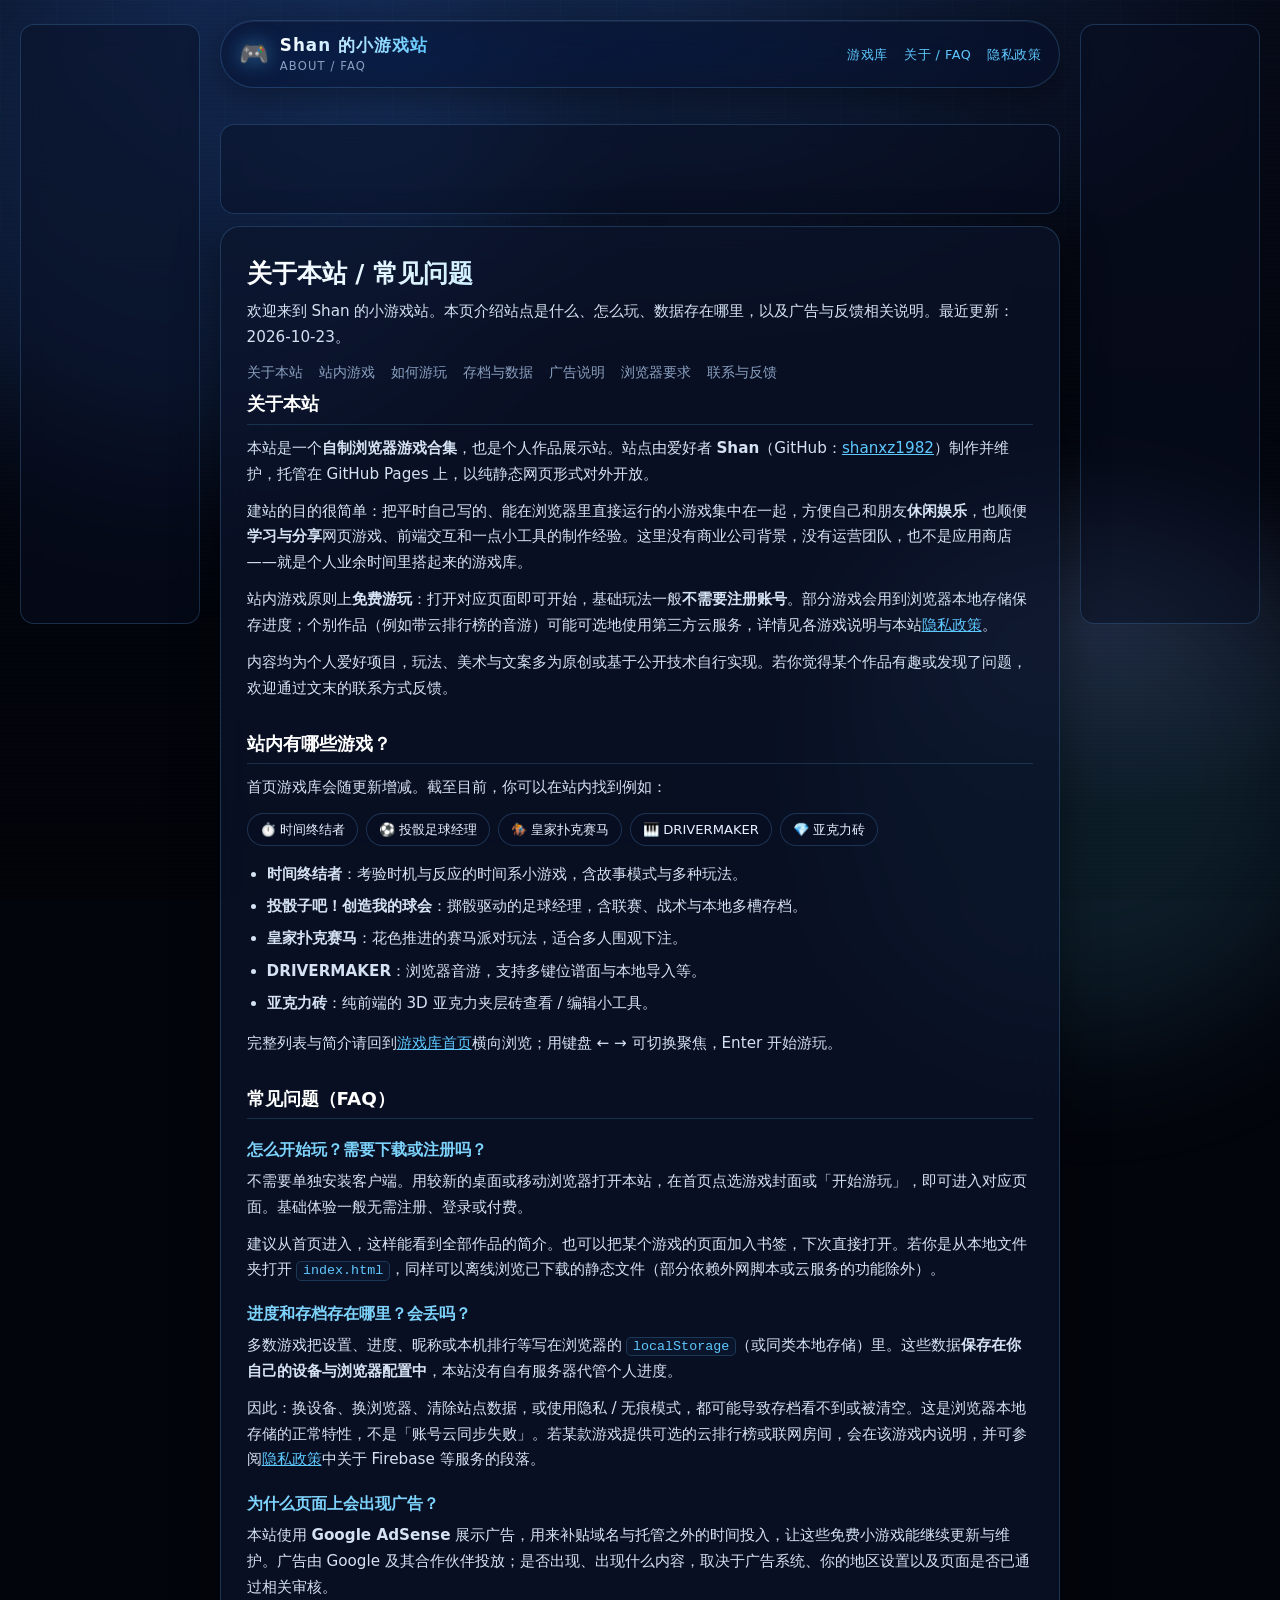
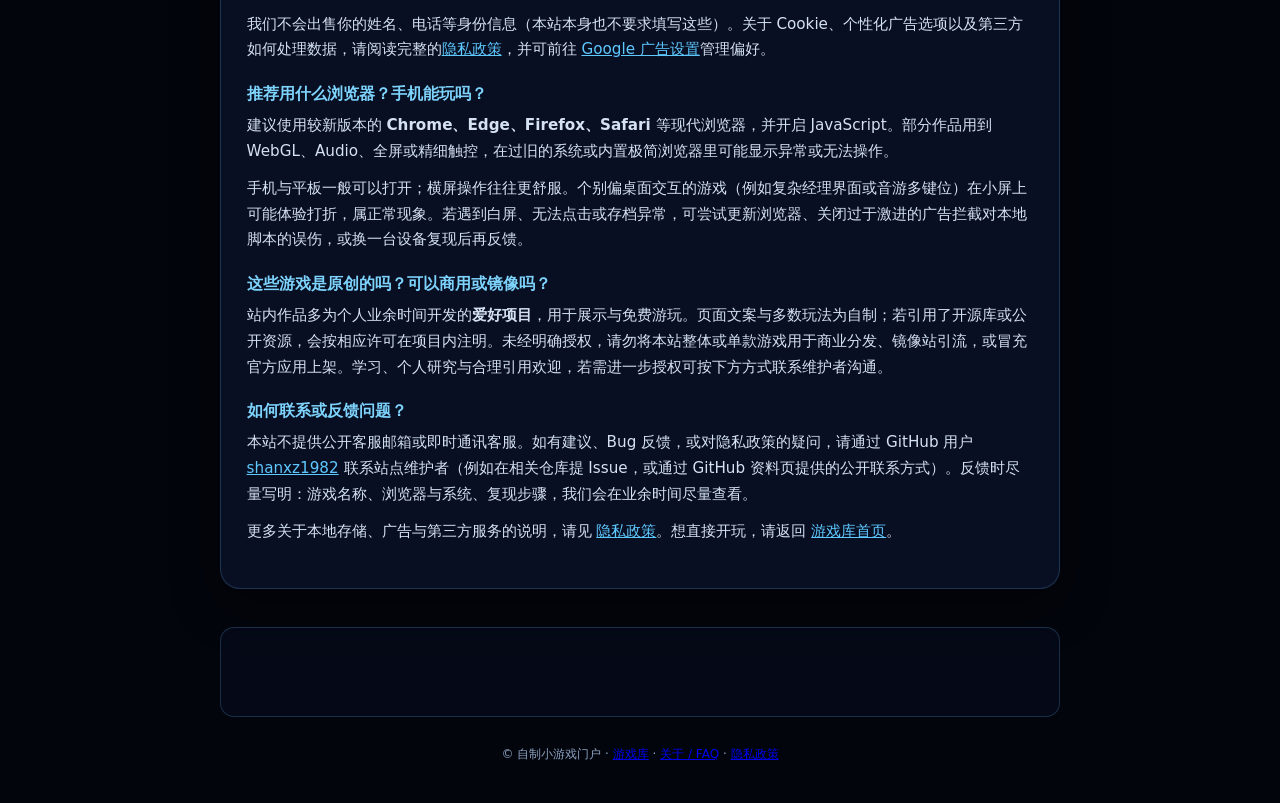
<file: about.html>
<!DOCTYPE html>
<html lang="zh-CN">
<head>
  <meta charset="UTF-8">
  <meta name="viewport" content="width=device-width, initial-scale=1.0">
  <title>关于本站 / 常见问题 · Shan 的小游戏站</title>
  <meta name="description" content="关于 Shan 的小游戏站：自制浏览器游戏合集介绍、游玩方式、本地存档、广告说明与常见问题。">
  <link rel="icon" href="data:image/svg+xml,%3Csvg xmlns='http://www.w3.org/2000/svg' viewBox='0 0 100 100'%3E%3Ctext y='.9em' font-size='90'%3E%F0%9F%8E%AE%3C/text%3E%3C/svg%3E">
  <link rel="stylesheet" href="assets/hub.css">
  <script async src="https://pagead2.googlesyndication.com/pagead/js/adsbygoogle.js?client=ca-pub-5858501694829530" crossorigin="anonymous"></script>
  <style>
    .media-nav {
      display: flex;
      flex-wrap: wrap;
      gap: 0.65rem 1rem;
      align-items: center;
      font-size: 0.8rem;
    }
    .media-nav a {
      color: var(--cyan);
      text-decoration: none;
      letter-spacing: 0.04em;
    }
    .media-nav a:hover { color: var(--cyan-hot); text-decoration: underline; }
    .media-brand a { text-decoration: none; color: inherit; display: flex; align-items: center; gap: 0.7rem; }
    .media-brand a:hover h1 { filter: brightness(1.08); }

    .doc-panel {
      background: var(--glass-strong);
      border: 1px solid var(--glass-border);
      border-radius: 20px;
      backdrop-filter: blur(20px);
      -webkit-backdrop-filter: blur(20px);
      box-shadow: 0 16px 48px rgba(0,0,0,0.4);
      padding: 1.75rem 1.6rem 2rem;
      margin-bottom: 1.25rem;
    }
    .doc-panel > h1 {
      font-size: 1.55rem;
      margin: 0 0 0.4rem;
      background: linear-gradient(100deg, #fff, var(--cyan));
      -webkit-background-clip: text;
      background-clip: text;
      color: transparent;
    }
    .doc-lead {
      color: var(--muted);
      font-size: 0.92rem;
      margin-bottom: 1.5rem;
    }
    .doc-panel h2 {
      font-size: 1.15rem;
      margin: 1.75rem 0 0.7rem;
      color: #fff;
      padding-bottom: 0.35rem;
      border-bottom: 1px solid rgba(94, 200, 255, 0.18);
    }
    .doc-panel h2:first-of-type { margin-top: 0.5rem; }
    .doc-panel h3 {
      font-size: 1rem;
      margin: 1.15rem 0 0.45rem;
      color: var(--cyan-hot);
      font-weight: 600;
    }
    .doc-panel p, .doc-panel li {
      color: #d5e2f2;
      font-size: 0.95rem;
      line-height: 1.7;
      margin-bottom: 0.7rem;
    }
    .doc-panel ul {
      padding-left: 1.25em;
      margin: 0.4rem 0 0.9rem;
    }
    .doc-panel li { margin-bottom: 0.4rem; }
    .doc-panel a { color: var(--cyan); }
    .doc-panel a:hover { color: var(--cyan-hot); }
    .doc-panel code {
      font-family: ui-monospace, Consolas, monospace;
      font-size: 0.88em;
      color: var(--cyan);
      background: rgba(12, 24, 48, 0.7);
      border: 1px solid rgba(94, 200, 255, 0.2);
      padding: 0.08rem 0.35rem;
      border-radius: 5px;
    }
    .game-chips {
      display: flex;
      flex-wrap: wrap;
      gap: 0.5rem;
      margin: 0.75rem 0 1rem;
    }
    .game-chips a {
      display: inline-block;
      padding: 0.35rem 0.75rem;
      border-radius: 999px;
      border: 1px solid var(--glass-border);
      background: rgba(10, 16, 36, 0.55);
      color: var(--light);
      text-decoration: none;
      font-size: 0.82rem;
    }
    .game-chips a:hover {
      border-color: rgba(94, 200, 255, 0.55);
      color: var(--cyan-hot);
    }
    .toc {
      display: flex;
      flex-wrap: wrap;
      gap: 0.5rem 1rem;
      margin: 0 0 0.5rem;
      font-size: 0.85rem;
    }
    .toc a { color: var(--muted); text-decoration: none; }
    .toc a:hover { color: var(--cyan); }
    @media (max-width: 520px) {
      .doc-panel { padding: 1.25rem 1rem 1.5rem; border-radius: 16px; }
      .doc-panel > h1 { font-size: 1.3rem; }
    }
  </style>
</head>
<body>
  <div class="bg-stage" aria-hidden="true"></div>
  <div class="bg-grid" aria-hidden="true"></div>
  <div class="bg-scan" aria-hidden="true"></div>

  <div class="page-layout">
    <aside class="ad-rail ad-rail--left" aria-label="广告 · 左栏">
      <div class="ad-slot ad-slot--sidebar" role="complementary" aria-label="广告 · 左侧">
        <ins class="adsbygoogle"
             style="display:block;width:160px;height:600px"
             data-ad-client="ca-pub-5858501694829530"
             data-ad-format="vertical"></ins>
        <script>(adsbygoogle = window.adsbygoogle || []).push({});</script>
      </div>
    </aside>

    <div class="shell">
    <header class="media-bar">
      <div class="media-brand">
        <a href="./" title="返回游戏站首页">
          <span class="icon" aria-hidden="true">🎮</span>
          <div>
            <h1>Shan 的小游戏站</h1>
            <div class="tag">ABOUT / FAQ</div>
          </div>
        </a>
      </div>
      <nav class="media-nav" aria-label="站点导航">
        <a href="./">游戏库</a>
        <a href="about.html" aria-current="page">关于 / FAQ</a>
        <a href="privacy.html">隐私政策</a>
      </nav>
    </header>

    <div class="ad-slot ad-slot--banner" role="complementary" aria-label="广告 · 顶栏">
      <ins class="adsbygoogle"
           style="display:block"
           data-ad-client="ca-pub-5858501694829530"
           data-ad-format="horizontal"
           data-full-width-responsive="true"></ins>
      <script>(adsbygoogle = window.adsbygoogle || []).push({});</script>
    </div>

    <article class="doc-panel">
      <h1>关于本站 / 常见问题</h1>
      <p class="doc-lead">欢迎来到 Shan 的小游戏站。本页介绍站点是什么、怎么玩、数据存在哪里，以及广告与反馈相关说明。最近更新：2026-10-23。</p>

      <nav class="toc" aria-label="本页目录">
        <a href="#about">关于本站</a>
        <a href="#games">站内游戏</a>
        <a href="#faq-play">如何游玩</a>
        <a href="#faq-data">存档与数据</a>
        <a href="#faq-ads">广告说明</a>
        <a href="#faq-browser">浏览器要求</a>
        <a href="#faq-contact">联系与反馈</a>
      </nav>

      <h2 id="about">关于本站</h2>
      <p>本站是一个<strong>自制浏览器游戏合集</strong>，也是个人作品展示站。站点由爱好者 <strong>Shan</strong>（GitHub：<a href="https://github.com/shanxz1982" rel="noopener" target="_blank">shanxz1982</a>）制作并维护，托管在 GitHub Pages 上，以纯静态网页形式对外开放。</p>
      <p>建站的目的很简单：把平时自己写的、能在浏览器里直接运行的小游戏集中在一起，方便自己和朋友<strong>休闲娱乐</strong>，也顺便<strong>学习与分享</strong>网页游戏、前端交互和一点小工具的制作经验。这里没有商业公司背景，没有运营团队，也不是应用商店——就是个人业余时间里搭起来的游戏库。</p>
      <p>站内游戏原则上<strong>免费游玩</strong>：打开对应页面即可开始，基础玩法一般<strong>不需要注册账号</strong>。部分游戏会用到浏览器本地存储保存进度；个别作品（例如带云排行榜的音游）可能可选地使用第三方云服务，详情见各游戏说明与本站<a href="privacy.html">隐私政策</a>。</p>
      <p>内容均为个人爱好项目，玩法、美术与文案多为原创或基于公开技术自行实现。若你觉得某个作品有趣或发现了问题，欢迎通过文末的联系方式反馈。</p>

      <h2 id="games">站内有哪些游戏？</h2>
      <p>首页游戏库会随更新增减。截至目前，你可以在站内找到例如：</p>
      <div class="game-chips">
        <a href="games/time-stopper/">⏱️ 时间终结者</a>
        <a href="games/dice-football/">⚽ 投骰足球经理</a>
        <a href="games/royal-poker-derby/">🏇 皇家扑克赛马</a>
        <a href="games/drivermaker/">🎹 DRIVERMAKER</a>
        <a href="games/acrylic-brick/">💎 亚克力砖</a>
      </div>
      <ul>
        <li><strong>时间终结者</strong>：考验时机与反应的时间系小游戏，含故事模式与多种玩法。</li>
        <li><strong>投骰子吧！创造我的球会</strong>：掷骰驱动的足球经理，含联赛、战术与本地多槽存档。</li>
        <li><strong>皇家扑克赛马</strong>：花色推进的赛马派对玩法，适合多人围观下注。</li>
        <li><strong>DRIVERMAKER</strong>：浏览器音游，支持多键位谱面与本地导入等。</li>
        <li><strong>亚克力砖</strong>：纯前端的 3D 亚克力夹层砖查看 / 编辑小工具。</li>
      </ul>
      <p>完整列表与简介请回到<a href="./">游戏库首页</a>横向浏览；用键盘 ← → 可切换聚焦，Enter 开始游玩。</p>

      <h2 id="faq">常见问题（FAQ）</h2>

      <h3 id="faq-play">怎么开始玩？需要下载或注册吗？</h3>
      <p>不需要单独安装客户端。用较新的桌面或移动浏览器打开本站，在首页点选游戏封面或「开始游玩」，即可进入对应页面。基础体验一般无需注册、登录或付费。</p>
      <p>建议从首页进入，这样能看到全部作品的简介。也可以把某个游戏的页面加入书签，下次直接打开。若你是从本地文件夹打开 <code>index.html</code>，同样可以离线浏览已下载的静态文件（部分依赖外网脚本或云服务的功能除外）。</p>

      <h3 id="faq-data">进度和存档存在哪里？会丢吗？</h3>
      <p>多数游戏把设置、进度、昵称或本机排行等写在浏览器的 <code>localStorage</code>（或同类本地存储）里。这些数据<strong>保存在你自己的设备与浏览器配置中</strong>，本站没有自有服务器代管个人进度。</p>
      <p>因此：换设备、换浏览器、清除站点数据，或使用隐私 / 无痕模式，都可能导致存档看不到或被清空。这是浏览器本地存储的正常特性，不是「账号云同步失败」。若某款游戏提供可选的云排行榜或联网房间，会在该游戏内说明，并可参阅<a href="privacy.html">隐私政策</a>中关于 Firebase 等服务的段落。</p>

      <h3 id="faq-ads">为什么页面上会出现广告？</h3>
      <p>本站使用 <strong>Google AdSense</strong> 展示广告，用来补贴域名与托管之外的时间投入，让这些免费小游戏能继续更新与维护。广告由 Google 及其合作伙伴投放；是否出现、出现什么内容，取决于广告系统、你的地区设置以及页面是否已通过相关审核。</p>
      <p>我们不会出售你的姓名、电话等身份信息（本站本身也不要求填写这些）。关于 Cookie、个性化广告选项以及第三方如何处理数据，请阅读完整的<a href="privacy.html">隐私政策</a>，并可前往 <a href="https://www.google.com/settings/ads" rel="noopener" target="_blank">Google 广告设置</a>管理偏好。</p>

      <h3 id="faq-browser">推荐用什么浏览器？手机能玩吗？</h3>
      <p>建议使用较新版本的 <strong>Chrome、Edge、Firefox、Safari</strong> 等现代浏览器，并开启 JavaScript。部分作品用到 WebGL、Audio、全屏或精细触控，在过旧的系统或内置极简浏览器里可能显示异常或无法操作。</p>
      <p>手机与平板一般可以打开；横屏操作往往更舒服。个别偏桌面交互的游戏（例如复杂经理界面或音游多键位）在小屏上可能体验打折，属正常现象。若遇到白屏、无法点击或存档异常，可尝试更新浏览器、关闭过于激进的广告拦截对本地脚本的误伤，或换一台设备复现后再反馈。</p>

      <h3>这些游戏是原创的吗？可以商用或镜像吗？</h3>
      <p>站内作品多为个人业余时间开发的<strong>爱好项目</strong>，用于展示与免费游玩。页面文案与多数玩法为自制；若引用了开源库或公开资源，会按相应许可在项目内注明。未经明确授权，请勿将本站整体或单款游戏用于商业分发、镜像站引流，或冒充官方应用上架。学习、个人研究与合理引用欢迎，若需进一步授权可按下方方式联系维护者沟通。</p>

      <h3 id="faq-contact">如何联系或反馈问题？</h3>
      <p>本站不提供公开客服邮箱或即时通讯客服。如有建议、Bug 反馈，或对隐私政策的疑问，请通过 GitHub 用户 <a href="https://github.com/shanxz1982" rel="noopener" target="_blank">shanxz1982</a> 联系站点维护者（例如在相关仓库提 Issue，或通过 GitHub 资料页提供的公开联系方式）。反馈时尽量写明：游戏名称、浏览器与系统、复现步骤，我们会在业余时间尽量查看。</p>
      <p>更多关于本地存储、广告与第三方服务的说明，请见 <a href="privacy.html">隐私政策</a>。想直接开玩，请返回 <a href="./">游戏库首页</a>。</p>
    </article>

    <div class="ad-slot ad-slot--footer" role="complementary" aria-label="广告 · 底栏">
      <ins class="adsbygoogle"
           style="display:block"
           data-ad-client="ca-pub-5858501694829530"
           data-ad-format="horizontal"
           data-full-width-responsive="true"></ins>
      <script>(adsbygoogle = window.adsbygoogle || []).push({});</script>
    </div>

    <footer class="site-footer">
      <p>© 自制小游戏门户 · <a href="./">游戏库</a> · <a href="about.html">关于 / FAQ</a> · <a href="privacy.html">隐私政策</a></p>
    </footer>
  </div>

    <aside class="ad-rail ad-rail--right" aria-label="广告 · 右栏">
      <div class="ad-slot ad-slot--sidebar" role="complementary" aria-label="广告 · 右侧">
        <ins class="adsbygoogle"
             style="display:block;width:160px;height:600px"
             data-ad-client="ca-pub-5858501694829530"
             data-ad-format="vertical"></ins>
        <script>(adsbygoogle = window.adsbygoogle || []).push({});</script>
      </div>
    </aside>
  </div>
</body>
</html>
</file>
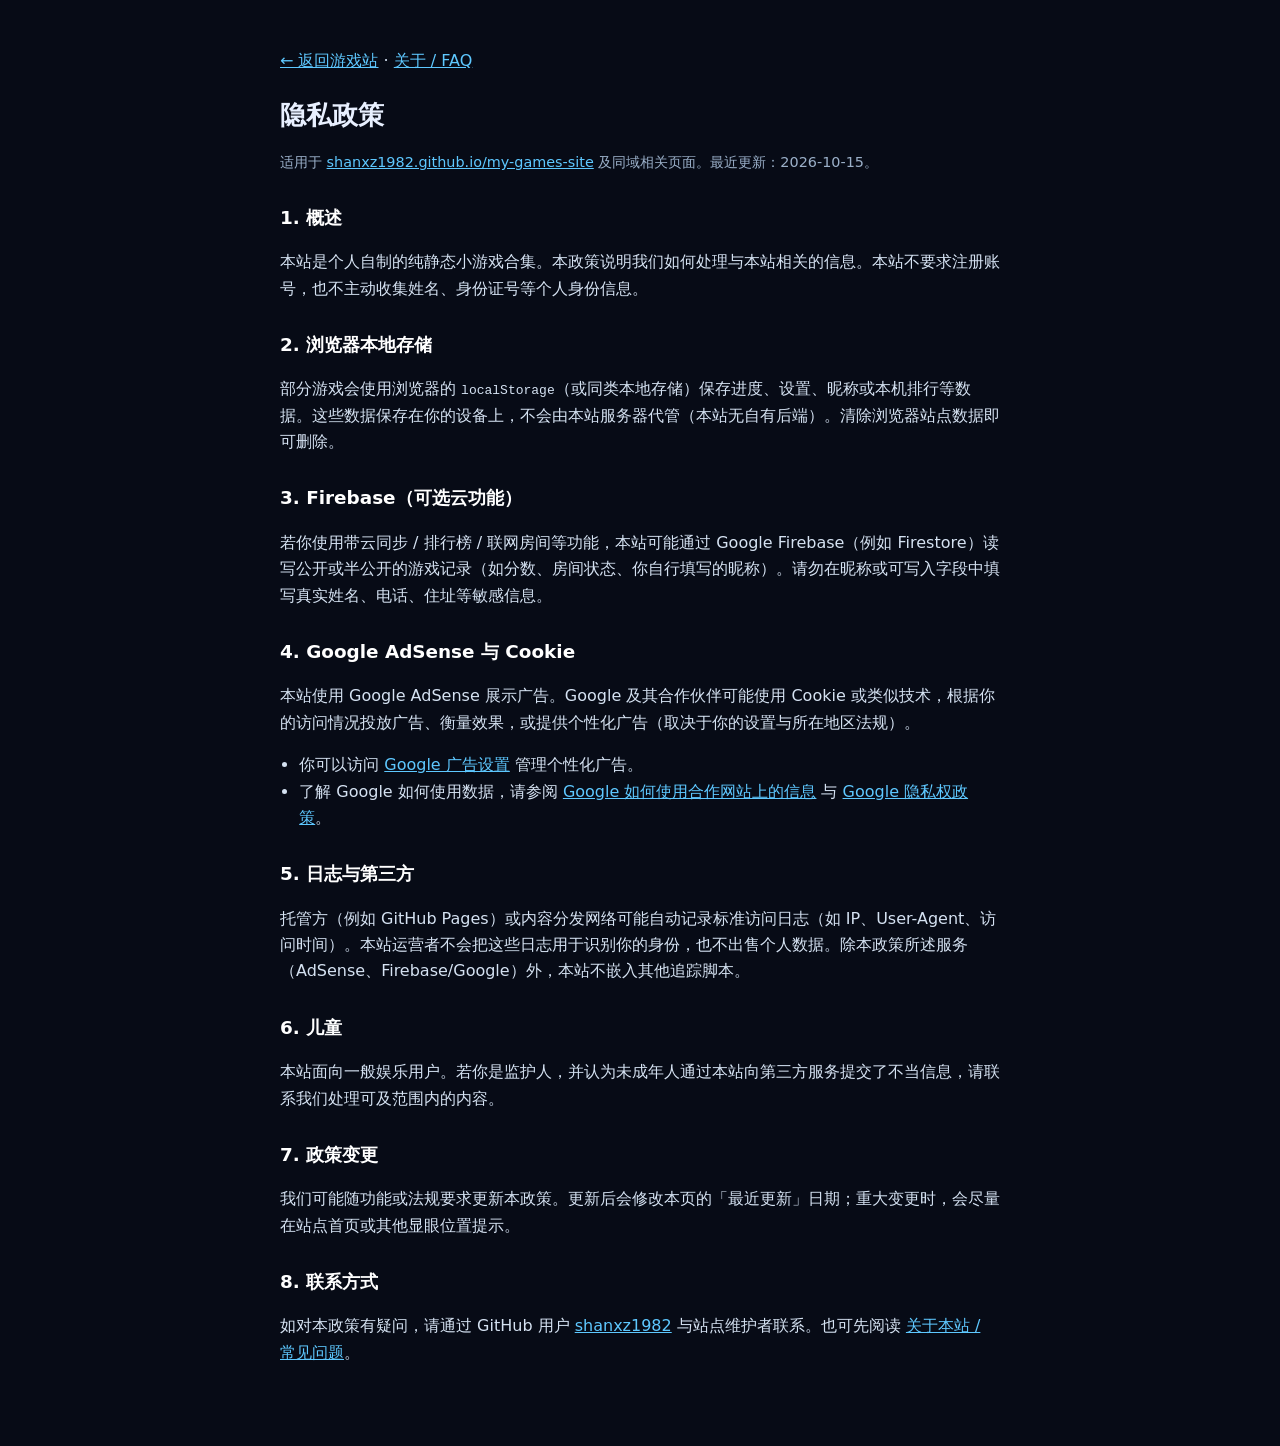
<file: privacy.html>
<!DOCTYPE html>
<html lang="zh-CN">
<head>
  <meta charset="UTF-8">
  <meta name="viewport" content="width=device-width, initial-scale=1.0">
  <title>隐私政策 · Shan 的小游戏站</title>
  <meta name="description" content="Shan 的小游戏站隐私政策：本地存档、Firebase、Google AdSense 与 Cookie 说明。">
  <link rel="icon" href="data:image/svg+xml,%3Csvg xmlns='http://www.w3.org/2000/svg' viewBox='0 0 100 100'%3E%3Ctext y='.9em' font-size='90'%3E%F0%9F%8E%AE%3C/text%3E%3C/svg%3E">
  <script async src="https://pagead2.googlesyndication.com/pagead/js/adsbygoogle.js?client=ca-pub-5858501694829530" crossorigin="anonymous"></script>
  <style>
    :root { color-scheme: dark; }
    body {
      margin: 0; font-family: system-ui, -apple-system, "Segoe UI", sans-serif;
      background: #070b16; color: #e8f0ff; line-height: 1.65;
    }
    .wrap { max-width: 720px; margin: 0 auto; padding: 32px 20px 64px; }
    a { color: #5ec8ff; }
    h1 { font-size: 1.6rem; margin: 0 0 8px; }
    .meta { color: #9bb0c9; font-size: 0.9rem; margin-bottom: 28px; }
    h2 { font-size: 1.15rem; margin: 28px 0 10px; color: #fff; }
    p, li { color: #d5e2f2; }
    ul { padding-left: 1.2em; }
    .back { display: inline-block; margin-bottom: 20px; }
  </style>
</head>
<body>
  <main class="wrap">
    <p class="back" style="margin-bottom:20px">
      <a href="./">← 返回游戏站</a>
      · <a href="about.html">关于 / FAQ</a>
    </p>
    <h1>隐私政策</h1>
    <p class="meta">适用于 <a href="https://shanxz1982.github.io/my-games-site/">shanxz1982.github.io/my-games-site</a> 及同域相关页面。最近更新：2026-10-15。</p>

    <h2>1. 概述</h2>
    <p>本站是个人自制的纯静态小游戏合集。本政策说明我们如何处理与本站相关的信息。本站不要求注册账号，也不主动收集姓名、身份证号等个人身份信息。</p>

    <h2>2. 浏览器本地存储</h2>
    <p>部分游戏会使用浏览器的 <code>localStorage</code>（或同类本地存储）保存进度、设置、昵称或本机排行等数据。这些数据保存在你的设备上，不会由本站服务器代管（本站无自有后端）。清除浏览器站点数据即可删除。</p>

    <h2>3. Firebase（可选云功能）</h2>
    <p>若你使用带云同步 / 排行榜 / 联网房间等功能，本站可能通过 Google Firebase（例如 Firestore）读写公开或半公开的游戏记录（如分数、房间状态、你自行填写的昵称）。请勿在昵称或可写入字段中填写真实姓名、电话、住址等敏感信息。</p>

    <h2>4. Google AdSense 与 Cookie</h2>
    <p>本站使用 Google AdSense 展示广告。Google 及其合作伙伴可能使用 Cookie 或类似技术，根据你的访问情况投放广告、衡量效果，或提供个性化广告（取决于你的设置与所在地区法规）。</p>
    <ul>
      <li>你可以访问 <a href="https://www.google.com/settings/ads" rel="noopener" target="_blank">Google 广告设置</a> 管理个性化广告。</li>
      <li>了解 Google 如何使用数据，请参阅 <a href="https://policies.google.com/technologies/partner-sites" rel="noopener" target="_blank">Google 如何使用合作网站上的信息</a> 与 <a href="https://policies.google.com/privacy" rel="noopener" target="_blank">Google 隐私权政策</a>。</li>
    </ul>

    <h2>5. 日志与第三方</h2>
    <p>托管方（例如 GitHub Pages）或内容分发网络可能自动记录标准访问日志（如 IP、User-Agent、访问时间）。本站运营者不会把这些日志用于识别你的身份，也不出售个人数据。除本政策所述服务（AdSense、Firebase/Google）外，本站不嵌入其他追踪脚本。</p>

    <h2>6. 儿童</h2>
    <p>本站面向一般娱乐用户。若你是监护人，并认为未成年人通过本站向第三方服务提交了不当信息，请联系我们处理可及范围内的内容。</p>

    <h2>7. 政策变更</h2>
    <p>我们可能随功能或法规要求更新本政策。更新后会修改本页的「最近更新」日期；重大变更时，会尽量在站点首页或其他显眼位置提示。</p>

    <h2>8. 联系方式</h2>
    <p>如对本政策有疑问，请通过 GitHub 用户 <a href="https://github.com/shanxz1982" rel="noopener" target="_blank">shanxz1982</a> 与站点维护者联系。也可先阅读 <a href="about.html">关于本站 / 常见问题</a>。</p>
  </main>
</body>
</html>
</file>
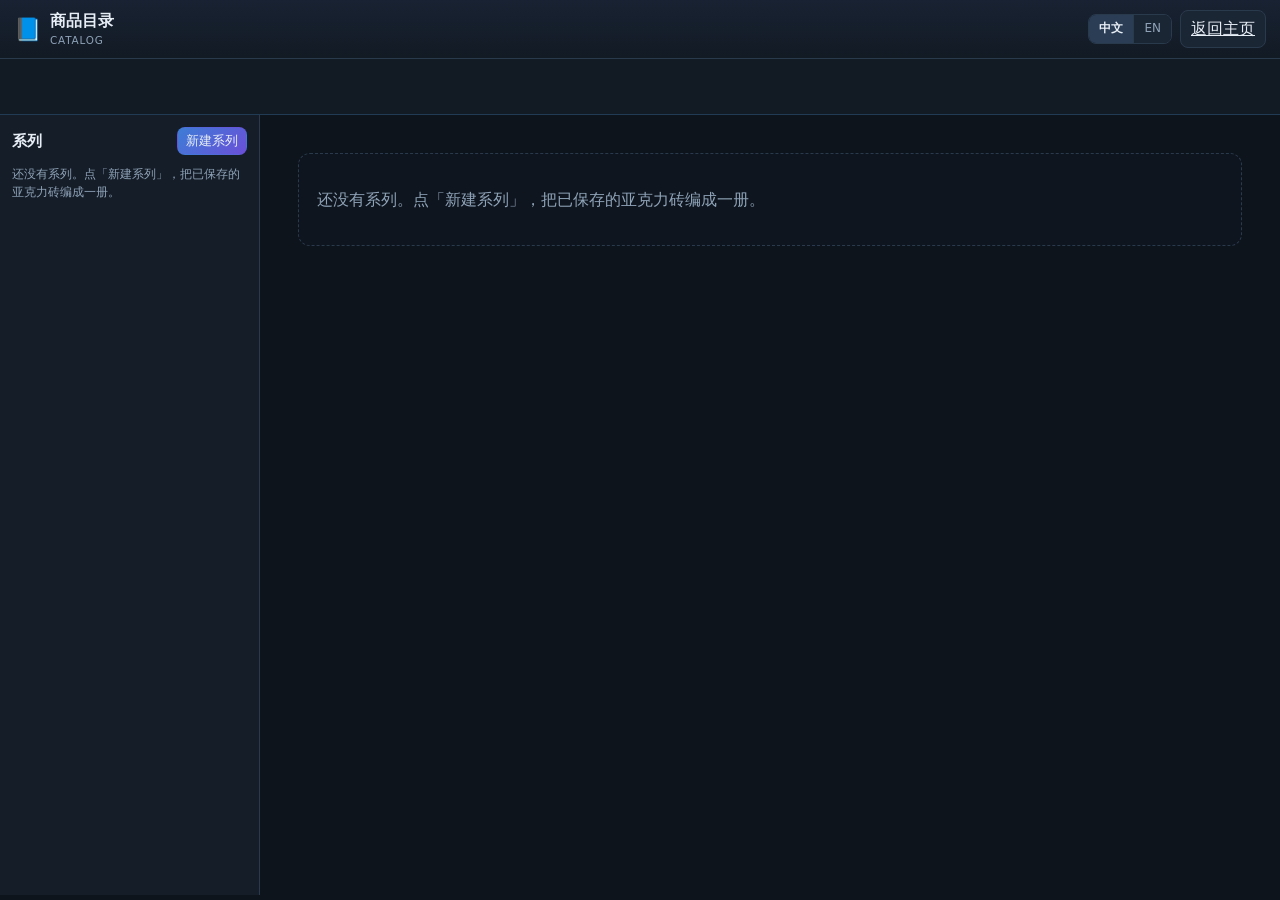
<file: games/acrylic-brick/catalog.html>
<!doctype html>
<html lang="zh-CN">
  <head>
    <meta charset="UTF-8" />
    <link rel="icon" href="data:image/svg+xml,%3Csvg xmlns='http://www.w3.org/2000/svg' viewBox='0 0 100 100'%3E%3Ctext y='.9em' font-size='90'%3E%F0%9F%93%98%3C/text%3E%3C/svg%3E" />
    <meta name="viewport" content="width=device-width, initial-scale=1.0" />
    <title>商品目录 · Acrylic Brick</title>
    <script async src="https://pagead2.googlesyndication.com/pagead/js/adsbygoogle.js?client=ca-pub-5858501694829530" crossorigin="anonymous"></script>
    <link rel="stylesheet" href="./catalog.css" />
  </head>
  <body>
    <div class="page">
      <header class="topbar" id="topbar"></header>
      <div class="ad-slot ad-slot--banner" role="complementary" aria-label="广告">
        <ins class="adsbygoogle"
             style="display:block"
             data-ad-client="ca-pub-5858501694829530"
             data-ad-format="horizontal"
             data-full-width-responsive="true"></ins>
        <script>(adsbygoogle = window.adsbygoogle || []).push({});</script>
      </div>
      <main id="catalog-root"></main>
    </div>
    <script type="module" src="./catalog.js"></script>
  </body>
</html>
</file>
<file: assets/hub.css>
/* PS5-inspired game hub — frosted glass + blue neon media bar */
:root {
  --bg: #05070f;
  --glass: rgba(10, 16, 36, 0.48);
  --glass-strong: rgba(12, 20, 44, 0.72);
  --glass-border: rgba(100, 180, 255, 0.22);
  --cyan: #5ec8ff;
  --cyan-hot: #7dd3fc;
  --blue-neon: #3b82f6;
  --magenta: #a78bfa;
  --light: #e8f1ff;
  --muted: #8aa0c0;
  --focus-glow: 0 0 0 2px rgba(94, 200, 255, 0.9), 0 0 36px rgba(59, 130, 246, 0.55);
  --font: "Segoe UI", "PingFang SC", "Microsoft YaHei", "Noto Sans SC", system-ui, sans-serif;
}

* { box-sizing: border-box; margin: 0; padding: 0; }

html, body { height: 100%; }

body {
  font-family: var(--font);
  background: #03050c;
  color: var(--light);
  min-height: 100vh;
  overflow-x: hidden;
  line-height: 1.5;
}

.bg-stage {
  pointer-events: none;
  position: fixed;
  inset: 0;
  z-index: 0;
  background:
    radial-gradient(ellipse 90% 70% at 50% 0%, rgba(59, 130, 246, 0.22), transparent 55%),
    radial-gradient(ellipse 50% 40% at 85% 70%, rgba(167, 139, 250, 0.12), transparent 50%),
    linear-gradient(180deg, #070b18 0%, #04060e 50%, #02040a 100%);
}
.bg-stage::before {
  content: "";
  position: absolute;
  width: 50vmax; height: 50vmax;
  left: -10%; top: -20%;
  border-radius: 50%;
  background: rgba(59, 130, 246, 0.18);
  filter: blur(80px);
  animation: ambientDrift 18s ease-in-out infinite;
}
.bg-stage::after {
  content: "";
  position: absolute;
  width: 40vmax; height: 40vmax;
  right: -5%; bottom: -15%;
  border-radius: 50%;
  background: rgba(94, 200, 255, 0.12);
  filter: blur(70px);
  animation: ambientDrift 22s ease-in-out infinite reverse;
}
.bg-grid {
  pointer-events: none;
  position: fixed;
  inset: 0;
  z-index: 0;
  background-image:
    linear-gradient(rgba(94, 200, 255, 0.035) 1px, transparent 1px),
    linear-gradient(90deg, rgba(94, 200, 255, 0.035) 1px, transparent 1px);
  background-size: 56px 56px;
  mask-image: linear-gradient(180deg, #000 0%, transparent 75%);
  -webkit-mask-image: linear-gradient(180deg, #000 0%, transparent 75%);
  opacity: 0.7;
}
.bg-scan {
  pointer-events: none;
  position: fixed;
  inset: 0;
  z-index: 0;
  background: repeating-linear-gradient(
    0deg, transparent, transparent 2px, rgba(0,0,0,0.06) 2px, rgba(0,0,0,0.06) 4px
  );
  opacity: 0.35;
}

@keyframes ambientDrift {
  0%, 100% { transform: translate(0, 0) scale(1); }
  50% { transform: translate(4%, 6%) scale(1.08); }
}

/* Outer: left rail | main shell | right rail — widescreen game hub */
.page-layout {
  position: relative;
  z-index: 1;
  display: grid;
  grid-template-columns: 180px minmax(640px, 1fr) 180px;
  justify-content: stretch;
  align-items: start;
  gap: 16px 20px;
  width: 100%;
  max-width: min(1760px, 100%);
  margin: 0 auto;
  padding: 1.25rem 1.25rem 2rem;
  box-sizing: border-box;
}

.shell {
  position: relative;
  z-index: 1;
  min-height: calc(100vh - 2.5rem);
  display: flex;
  flex-direction: column;
  width: 100%;
  max-width: none;
  margin: 0;
  padding: 0;
  min-width: 0;
}


/* Top media bar */
.media-bar {
  display: flex;
  align-items: center;
  justify-content: space-between;
  gap: 1rem;
  padding: 0.75rem 1.1rem;
  background: var(--glass);
  border: 1px solid var(--glass-border);
  border-radius: 999px;
  backdrop-filter: blur(18px) saturate(1.4);
  -webkit-backdrop-filter: blur(18px) saturate(1.4);
  box-shadow: 0 8px 32px rgba(0,0,0,0.35), inset 0 1px 0 rgba(255,255,255,0.06);
  margin-bottom: 1.5rem;
}
.media-brand {
  display: flex;
  align-items: center;
  gap: 0.7rem;
}
.media-brand .icon {
  font-size: 1.5rem;
  filter: drop-shadow(0 0 10px rgba(94, 200, 255, 0.5));
}
.media-brand h1 {
  font-size: 1.05rem;
  font-weight: 700;
  letter-spacing: 0.06em;
  background: linear-gradient(100deg, #fff, var(--cyan));
  -webkit-background-clip: text;
  background-clip: text;
  color: transparent;
}
.media-brand .tag {
  font-size: 0.72rem;
  color: var(--muted);
  letter-spacing: 0.1em;
}
.media-meta {
  font-size: 0.75rem;
  color: var(--muted);
  letter-spacing: 0.08em;
}

/* Featured hero */
.hero {
  position: relative;
  flex: 1;
  min-height: 340px;
  border-radius: 24px;
  overflow: hidden;
  border: 1px solid var(--glass-border);
  background: var(--glass-strong);
  backdrop-filter: blur(20px);
  -webkit-backdrop-filter: blur(20px);
  box-shadow: 0 20px 60px rgba(0,0,0,0.45);
  margin-bottom: 1.75rem;
  display: grid;
  grid-template-columns: 1.2fr 1fr;
  transition: box-shadow 0.3s ease, border-color 0.3s ease;
}
.hero.is-focus {
  border-color: rgba(94, 200, 255, 0.55);
  box-shadow: var(--focus-glow), 0 24px 64px rgba(0,0,0,0.5);
}
.hero-art {
  position: relative;
  min-height: 280px;
  background:
    radial-gradient(circle at 40% 45%, rgba(94, 200, 255, 0.35), transparent 50%),
    radial-gradient(circle at 70% 60%, rgba(167, 139, 250, 0.25), transparent 45%),
    linear-gradient(145deg, #0a1628 0%, #0c0e24 50%, #12081c 100%);
  display: flex;
  align-items: center;
  justify-content: center;
  overflow: hidden;
}
.hero-art .cover-ring {
  position: absolute;
  width: 160px; height: 160px;
  border-radius: 50%;
  border: 2px solid rgba(94, 200, 255, 0.45);
  box-shadow: 0 0 40px rgba(59, 130, 246, 0.4), inset 0 0 30px rgba(94, 200, 255, 0.15);
  animation: pulseRing 3s ease-in-out infinite;
}
.hero-art .cover-emoji {
  font-size: 5rem;
  position: relative;
  z-index: 1;
  filter: drop-shadow(0 0 24px rgba(94, 200, 255, 0.55));
}
.hero-art .cover-grid {
  position: absolute;
  inset: 0;
  background-image:
    linear-gradient(rgba(94,200,255,0.06) 1px, transparent 1px),
    linear-gradient(90deg, rgba(94,200,255,0.06) 1px, transparent 1px);
  background-size: 32px 32px;
  opacity: 0.5;
}
@keyframes pulseRing {
  0%, 100% { transform: scale(1); opacity: 0.7; }
  50% { transform: scale(1.08); opacity: 1; }
}
.hero-info {
  padding: 2rem 2rem 1.75rem;
  display: flex;
  flex-direction: column;
  justify-content: center;
  gap: 0.75rem;
  background: linear-gradient(90deg, transparent, rgba(5, 10, 24, 0.35));
}
.hero-badge {
  align-self: flex-start;
  padding: 0.25rem 0.75rem;
  font-size: 0.68rem;
  font-weight: 700;
  letter-spacing: 0.14em;
  border-radius: 999px;
  color: var(--cyan);
  background: rgba(94, 200, 255, 0.12);
  border: 1px solid rgba(94, 200, 255, 0.35);
}
.hero-title {
  font-size: clamp(1.6rem, 3.5vw, 2.35rem);
  font-weight: 800;
  letter-spacing: 0.04em;
  line-height: 1.2;
}
.hero-title .en {
  display: block;
  font-size: 0.72rem;
  font-weight: 600;
  letter-spacing: 0.2em;
  color: var(--cyan);
  margin-top: 0.35rem;
  text-shadow: 0 0 16px rgba(94, 200, 255, 0.4);
}
.hero-blurb {
  color: var(--muted);
  font-size: 0.95rem;
  max-width: 36ch;
}
.hero-actions {
  display: flex;
  flex-wrap: wrap;
  gap: 0.75rem;
  margin-top: 0.5rem;
}
.btn-play {
  display: inline-flex;
  align-items: center;
  justify-content: center;
  padding: 0.85rem 1.6rem;
  border-radius: 12px;
  font-weight: 800;
  font-size: 0.95rem;
  letter-spacing: 0.06em;
  text-decoration: none;
  color: #041018;
  background: linear-gradient(135deg, #5ec8ff, #3b82f6 60%, #818cf8);
  border: 1px solid rgba(255,255,255,0.25);
  box-shadow: 0 8px 28px rgba(59, 130, 246, 0.4);
  transition: transform 0.15s ease, filter 0.15s ease, box-shadow 0.2s;
}
.btn-play:hover, .btn-play:focus-visible {
  filter: brightness(1.1);
  transform: translateY(-2px);
  box-shadow: 0 0 32px rgba(94, 200, 255, 0.5);
  outline: none;
}
.btn-ghost {
  display: inline-flex;
  align-items: center;
  padding: 0.85rem 1.2rem;
  border-radius: 12px;
  font-weight: 600;
  font-size: 0.88rem;
  color: var(--muted);
  background: rgba(255,255,255,0.04);
  border: 1px solid rgba(255,255,255,0.12);
  text-decoration: none;
  cursor: default;
}
.kbd-tip {
  font-size: 0.72rem;
  color: rgba(138, 160, 192, 0.75);
  margin-top: 0.35rem;
}

/* Library strip — PS5 horizontal row */
.library {
  margin-top: auto;
}
.library-head {
  display: flex;
  align-items: baseline;
  justify-content: space-between;
  margin-bottom: 0.85rem;
  padding: 0 0.25rem;
}
.library-head h2 {
  font-size: 0.85rem;
  letter-spacing: 0.16em;
  text-transform: uppercase;
  color: var(--cyan);
  text-shadow: 0 0 14px rgba(94, 200, 255, 0.35);
}
.library-head span {
  font-size: 0.75rem;
  color: var(--muted);
}

.game-row {
  display: flex;
  gap: 1rem;
  overflow-x: auto;
  overflow-y: visible;
  padding: 1.25rem 0.35rem 1.5rem;
  scroll-snap-type: x mandatory;
  -webkit-overflow-scrolling: touch;
  scrollbar-width: thin;
  scrollbar-color: rgba(94,200,255,0.35) transparent;
}
.game-row:focus { outline: none; }

.tile {
  flex: 0 0 auto;
  width: 168px;
  scroll-snap-align: center;
  border-radius: 16px;
  background: var(--glass);
  border: 1px solid rgba(100, 180, 255, 0.18);
  backdrop-filter: blur(14px);
  -webkit-backdrop-filter: blur(14px);
  overflow: hidden;
  cursor: pointer;
  text-decoration: none;
  color: inherit;
  transform: scale(0.92);
  opacity: 0.72;
  transition: transform 0.28s cubic-bezier(0.22, 1, 0.36, 1),
              opacity 0.25s ease,
              box-shadow 0.25s ease,
              border-color 0.25s ease;
  box-shadow: 0 8px 24px rgba(0,0,0,0.3);
}
.tile:focus-visible { outline: none; }
.tile.is-focused,
.tile:hover {
  transform: scale(1.08);
  opacity: 1;
  border-color: rgba(94, 200, 255, 0.65);
  box-shadow: var(--focus-glow), 0 16px 40px rgba(0,0,0,0.45);
  z-index: 2;
}
.tile.locked {
  cursor: default;
  opacity: 0.45;
}
.tile.locked.is-focused,
.tile.locked:hover {
  transform: scale(1.02);
  box-shadow: 0 8px 24px rgba(0,0,0,0.3);
  border-color: rgba(138, 160, 192, 0.35);
  opacity: 0.55;
}
.tile-cover {
  height: 148px;
  display: flex;
  align-items: center;
  justify-content: center;
  position: relative;
  background:
    radial-gradient(circle at 50% 55%, rgba(94, 200, 255, 0.2), transparent 55%),
    linear-gradient(160deg, #0c1830, #101028);
}
.tile-cover.dim {
  background: linear-gradient(160deg, #121820, #0c1018);
}
.tile-cover .emoji {
  font-size: 2.6rem;
  filter: drop-shadow(0 0 12px rgba(94, 200, 255, 0.4));
}
.tile-body {
  padding: 0.7rem 0.75rem 0.85rem;
}
.tile-body h3 {
  font-size: 0.88rem;
  font-weight: 700;
  color: #fff;
  white-space: nowrap;
  overflow: hidden;
  text-overflow: ellipsis;
}
.tile-body p {
  font-size: 0.68rem;
  color: var(--muted);
  margin-top: 0.2rem;
  letter-spacing: 0.04em;
}

.site-footer {
  text-align: center;
  padding: 1.25rem 0 0.5rem;
  color: var(--muted);
  font-size: 0.75rem;
}
.site-footer code {
  font-family: ui-monospace, Consolas, monospace;
  color: var(--cyan);
  background: rgba(12, 24, 48, 0.7);
  border: 1px solid rgba(94, 200, 255, 0.2);
  padding: 0.1rem 0.4rem;
  border-radius: 5px;
}

@media (max-width: 860px) {
  .hero { grid-template-columns: 1fr; min-height: auto; }
  .hero-art { min-height: 200px; }
  .hero-info { padding: 1.35rem 1.25rem 1.5rem; }
  .media-meta { display: none; }
}
@media (max-width: 520px) {
  .page-layout { padding: 1rem 0.65rem 1.5rem; }
  .tile { width: 140px; }
  .tile-cover { height: 120px; }
  .btn-play { width: 100%; }
}

@media (prefers-reduced-motion: reduce) {
  .bg-stage::before, .bg-stage::after, .hero-art .cover-ring { animation: none !important; }
  .tile, .btn-play, .hero { transition: none !important; }
}

/* Dice Football cover art */
.tile-cover.cover-football {
  background:
    radial-gradient(circle at 40% 40%, rgba(58, 209, 123, 0.35), transparent 50%),
    radial-gradient(circle at 75% 70%, rgba(94, 200, 255, 0.2), transparent 45%),
    linear-gradient(155deg, #0a2818 0%, #0c1830 45%, #101820 100%);
}
.tile-cover.cover-football .cover-dice {
  position: absolute;
  right: 14px;
  bottom: 12px;
  font-size: 1.35rem;
  opacity: 0.9;
  filter: drop-shadow(0 0 8px rgba(94, 200, 255, 0.5));
}
.hero-art.theme-football {
  background:
    radial-gradient(circle at 40% 45%, rgba(58, 209, 123, 0.4), transparent 50%),
    radial-gradient(circle at 70% 60%, rgba(94, 200, 255, 0.22), transparent 45%),
    linear-gradient(145deg, #061a12 0%, #0a1628 50%, #0c1020 100%);
}

/* —— AdSense glass wrappers (real <ins> units inside) —— */
.ad-slot {
  position: relative;
  display: flex;
  align-items: center;
  justify-content: center;
  margin: 12px auto;
  border-radius: 14px;
  background: var(--glass);
  border: 1px solid var(--glass-border);
  backdrop-filter: blur(12px);
  -webkit-backdrop-filter: blur(12px);
  color: var(--muted);
  font-size: 0.78rem;
  letter-spacing: 0.04em;
  text-align: center;
  overflow: hidden;
  max-width: 100%;
  pointer-events: auto;
}
.ad-slot ins.adsbygoogle {
  display: block;
  width: 100%;
}
.ad-slot--banner {
  width: 100%;
  max-width: 100%;
  min-height: 90px;
  max-height: 100px;
  overflow: hidden;
}
.ad-slot--sidebar {
  width: 100%;
  min-height: 480px;
  max-height: 600px;
  margin: 0;
  overflow: hidden;
}
.ad-slot--footer {
  width: 100%;
  max-width: 100%;
  min-height: 90px;
  max-height: 100px;
  overflow: hidden;
  margin-top: 18px;
  margin-bottom: 8px;
}
.ad-rail {
  display: flex;
  flex-direction: column;
  align-items: stretch;
  position: sticky;
  top: 1rem;
  width: 100%;
  margin: 0;
  padding-top: 0.25rem;
}
.ad-rail--left { justify-self: stretch; }
.ad-rail--right { justify-self: stretch; }

/* Hide side rails only on genuinely narrow viewports */
@media (max-width: 960px) {
  .page-layout {
    grid-template-columns: 1fr;
    padding: 1.25rem 1rem 2rem;
  }
  .ad-rail { display: none; }
}
@media (max-width: 720px) {
  .ad-slot--banner,
  .ad-slot--footer {
    min-height: 66px;
    max-height: 80px;
    font-size: 0.7rem;
  }
  .page-layout {
    padding: 1rem 0.85rem 1.5rem;
  }
  .hero {
    grid-template-columns: 1fr;
  }
}

/* Homepage landscape stage: fill the viewport, keep ad rails on the edges.
   Scoped so about.html (plain .page-layout) stays a readable document.
   AdSense stamps height/min-height !important on .page-layout itself, so the
   viewport floor lives on body and the stage grows with flex. */
body:has(.page-layout--stage) {
  min-height: 100dvh;
  display: flex;
  flex-direction: column;
}
.page-layout.page-layout--stage {
  flex: 1 0 auto;
  width: 100%;
  max-width: none;
  width: 100%;
  min-height: 100dvh;
  height: auto;
  margin: 0;
  padding: 0.6rem 0.7rem 0.5rem;
  gap: 0.6rem 0.7rem;
  align-items: stretch;
  grid-template-columns: 172px minmax(0, 1fr) 172px;
  grid-template-rows: auto minmax(0, 1fr);
  grid-template-areas:
    "top top top"
    "left main right";
}
.page-layout--stage .media-bar {
  grid-area: top;
  margin-bottom: 0;
  border-radius: 18px;
}
.page-layout--stage .ad-rail--left { grid-area: left; }
.page-layout--stage .ad-rail--right { grid-area: right; }
.page-layout--stage .shell {
  grid-area: main;
  min-height: 0;
  height: 100%;
  display: flex;
  flex-direction: column;
  gap: 0.6rem;
}
.page-layout--stage .ad-rail {
  position: static;
  top: auto;
  align-self: stretch;
  height: auto;
  min-height: 100%;
  padding-top: 0;
}
.page-layout--stage .ad-slot {
  margin: 0;
}
.page-layout--stage .ad-slot--sidebar {
  flex: 1 1 auto;
  width: 100%;
  height: auto;
  min-height: 0;
  max-height: none;
  align-self: stretch;
}
.page-layout--stage .ad-slot--banner,
.page-layout--stage .ad-slot--footer {
  flex: 0 0 auto;
  width: 100%;
  margin: 0;
}
.page-layout--stage .hero {
  flex: 1 1 auto;
  min-height: 0;
  margin-bottom: 0;
  grid-template-columns: minmax(0, 1.15fr) minmax(280px, 1fr);
}
.page-layout--stage .hero-actions {
  flex-wrap: nowrap;
}
.page-layout--stage .btn-ghost {
  min-width: 0;
}
.page-layout--stage .hero-art {
  min-height: 0;
}
.page-layout--stage .hero-art .cover-emoji {
  font-size: clamp(4.4rem, 11vh, 7.75rem);
}
.page-layout--stage .hero-art .cover-ring {
  width: clamp(148px, 24vh, 250px);
  height: clamp(148px, 24vh, 250px);
}
.page-layout--stage .hero-info {
  padding: clamp(1.1rem, 2.4vh, 2rem) clamp(1.15rem, 2vw, 2.1rem);
}
.page-layout--stage .hero-blurb {
  max-width: 46ch;
}
.page-layout--stage .library {
  margin-top: 0;
  flex: 0 0 auto;
  background: rgba(8, 14, 32, 0.55);
  border: 1px solid rgba(100, 180, 255, 0.18);
  border-radius: 18px;
  padding: 0.45rem 0.7rem 0.35rem;
  backdrop-filter: blur(16px);
  -webkit-backdrop-filter: blur(16px);
  box-shadow: inset 0 1px 0 rgba(255, 255, 255, 0.04);
}
.page-layout--stage .library-head {
  margin-bottom: 0.15rem;
}
.page-layout--stage .game-row {
  gap: 0.75rem;
  padding: 0.4rem 0.15rem 0.65rem;
}
.page-layout--stage .tile {
  flex: 1 1 0;
  width: auto;
  min-width: 132px;
}
.page-layout--stage .tile-cover {
  height: clamp(96px, 13vh, 148px);
}
.page-layout--stage .site-footer {
  flex: 0 0 auto;
  padding: 0.05rem 0 0.1rem;
}

@media (max-height: 820px) and (min-width: 961px) {
  .page-layout.page-layout--stage {
    padding: 0.35rem 0.65rem 0.25rem;
    gap: 0.35rem 0.65rem;
  }
  .page-layout--stage .shell { gap: 0.35rem; }
  .page-layout--stage .media-bar {
    padding-top: 0.45rem;
    padding-bottom: 0.45rem;
  }
  .page-layout--stage .hero-info {
    gap: 0.35rem;
    padding: 0.7rem 1.1rem;
  }
  .page-layout--stage .library {
    padding: 0.25rem 0.6rem 0.15rem;
  }
  .page-layout--stage .game-row {
    padding: 0.15rem 0.1rem 0.35rem;
  }
  .page-layout--stage .tile-cover { height: 96px; }
  .page-layout--stage .btn-play,
  .page-layout--stage .btn-ghost {
    padding-top: 0.65rem;
    padding-bottom: 0.65rem;
  }
}

@media (max-width: 1100px) {
  .page-layout.page-layout--stage .tile {
    min-width: 148px;
    flex: 0 0 auto;
    width: 156px;
  }
}

@media (max-width: 960px) {
  .page-layout.page-layout--stage {
    min-height: 100dvh;
    height: auto;
    grid-template-columns: minmax(0, 1fr);
    grid-template-rows: auto auto;
    grid-template-areas:
      "top"
      "main";
    padding: 0.85rem 0.85rem 1.35rem;
    gap: 0.75rem;
  }
  .page-layout--stage .shell {
    height: auto;
    min-height: 0;
  }
  .page-layout--stage .hero {
    grid-template-columns: 1fr;
    min-height: 0;
  }
  .page-layout--stage .hero-actions {
    flex-wrap: wrap;
  }
  .page-layout--stage .hero-art {
    min-height: 180px;
  }
  .page-layout--stage .hero-art .cover-emoji {
    font-size: 4.2rem;
  }
  .page-layout--stage .tile {
    flex: 0 0 auto;
    width: 156px;
    min-width: 0;
  }
  .page-layout--stage .tile-cover {
    height: 120px;
  }
  .page-layout--stage .library {
    padding: 0.55rem 0.45rem 0.35rem;
  }
}

@media (max-width: 720px) {
  .page-layout--stage .media-bar {
    align-items: flex-start;
  }
  .page-layout--stage .media-brand {
    flex: 1 0 auto;
  }
  .page-layout--stage .media-brand h1 {
    white-space: nowrap;
  }
}
@media (max-width: 520px) {
  .page-layout.page-layout--stage {
    padding: 0.75rem 0.6rem 1.2rem;
  }
  .page-layout--stage .media-bar {
    border-radius: 16px;
    padding: 0.65rem 0.8rem;
  }
  .page-layout--stage .tile {
    width: 140px;
  }
  .page-layout--stage .tile-cover {
    height: 112px;
  }
  .page-layout--stage .btn-play {
    width: 100%;
  }
}
</file>
<file: games/acrylic-brick/catalog.css>
:root {
  color-scheme: dark;
  --bg: #0e141c;
  --panel: #151d28;
  --panel-2: #1b2634;
  --border: #2a3a4d;
  --text: #e8eef6;
  --muted: #8fa3b8;
  --accent: #5eb0ff;
  --accent-2: #7c5cff;
  --danger: #ff6b7a;
  --radius: 10px;
  font-family: "Segoe UI", "PingFang SC", "Microsoft YaHei", "WenQuanYi Micro Hei", system-ui, sans-serif;
  line-height: 1.45;
  color: var(--text);
  background: var(--bg);
}

* { box-sizing: border-box; }

html, body {
  margin: 0;
  min-height: 100%;
  background: var(--bg);
}

button, input, select { font: inherit; color: inherit; }

.page {
  min-height: 100dvh;
  display: flex;
  flex-direction: column;
}

.topbar {
  display: flex;
  align-items: center;
  gap: 12px;
  padding: 10px 14px;
  background: linear-gradient(180deg, #182232, #121a24);
  border-bottom: 1px solid var(--border);
  flex-wrap: wrap;
}

.brand {
  display: flex;
  align-items: center;
  gap: 8px;
  min-width: 140px;
}

.brand .logo { font-size: 1.4rem; }

.brand strong { display: block; font-size: 0.98rem; }

.brand .en {
  display: block;
  font-size: 0.65rem;
  letter-spacing: 0.08em;
  color: var(--muted);
}

.top-actions {
  display: flex;
  flex-wrap: wrap;
  gap: 8px;
  margin-left: auto;
  align-items: center;
}

.btn {
  background: var(--panel-2);
  border: 1px solid var(--border);
  border-radius: 8px;
  padding: 6px 10px;
  cursor: pointer;
  color: var(--text);
}

.btn:hover { border-color: var(--accent); background: #223044; }

.btn.primary {
  background: linear-gradient(135deg, #3d7dd6, #6a4fd8);
  border-color: transparent;
}

.btn.danger:hover { border-color: var(--danger); color: #ffd5da; }

.btn.sm { padding: 4px 8px; font-size: 0.8rem; }

.btn:disabled { opacity: 0.45; cursor: default; }

.lang-toggle {
  display: inline-flex;
  border: 1px solid var(--border);
  border-radius: 8px;
  overflow: hidden;
}

.lang-btn {
  background: var(--panel-2);
  border: none;
  color: var(--muted);
  padding: 5px 10px;
  cursor: pointer;
  font-size: 0.75rem;
}

.lang-btn + .lang-btn { border-left: 1px solid var(--border); }

.lang-btn.active { background: #2a3d55; color: var(--text); font-weight: 600; }

.ad-slot {
  display: flex;
  align-items: center;
  justify-content: center;
  background: #151d28b8;
  border-bottom: 1px solid rgba(94, 176, 255, 0.22);
  overflow: hidden;
  max-width: 100%;
}

.ad-slot--banner {
  width: 100%;
  height: 56px;
  max-height: 56px;
  flex-shrink: 0;
  background: #121a24;
}

.ad-slot ins.adsbygoogle {
  display: block;
  width: 100%;
  height: 56px !important;
  max-height: 56px !important;
  background: #121a24;
}

@media (max-width: 720px) {
  .ad-slot--banner { height: 50px; max-height: 50px; }
}

#catalog-root { flex: 1; min-height: 0; }

.catalog-body {
  display: grid;
  grid-template-columns: 260px minmax(0, 1fr);
  min-height: calc(100dvh - 120px);
}

.series-rail {
  border-right: 1px solid var(--border);
  background: var(--panel);
  padding: 12px;
  display: flex;
  flex-direction: column;
  gap: 10px;
  min-width: 0;
}

.rail-head {
  display: flex;
  align-items: center;
  justify-content: space-between;
  gap: 8px;
}

.rail-head h2 { margin: 0; font-size: 0.95rem; }

.hint { color: var(--muted); font-size: 0.78rem; margin: 0; }

.series-list {
  list-style: none;
  margin: 0;
  padding: 0;
  display: flex;
  flex-direction: column;
  gap: 6px;
}

.series-item {
  display: flex;
  flex-direction: column;
  gap: 6px;
  padding: 8px;
  border: 1px solid var(--border);
  border-radius: 10px;
  background: var(--panel-2);
}

.series-item.active { border-color: var(--accent); box-shadow: 0 0 0 1px #5eb0ff40; }

.series-select {
  display: flex;
  align-items: center;
  gap: 8px;
  width: 100%;
  text-align: left;
  background: transparent;
  border: none;
  cursor: pointer;
  padding: 0;
  min-width: 0;
}

.series-select strong {
  overflow: hidden;
  text-overflow: ellipsis;
  white-space: nowrap;
  font-size: 0.88rem;
}

.series-select em {
  font-style: normal;
  color: var(--muted);
  font-size: 0.72rem;
  margin-left: auto;
  flex-shrink: 0;
}

.series-tools, .inline-tools {
  display: flex;
  flex-wrap: wrap;
  gap: 4px;
  align-items: center;
}

.check {
  display: inline-flex;
  align-items: center;
  gap: 4px;
  font-size: 0.75rem;
  color: var(--muted);
  cursor: pointer;
}

.stage-wrap {
  min-width: 0;
  display: flex;
  flex-direction: column;
  padding: 14px 14px 28px;
  gap: 12px;
}

.series-header {
  display: flex;
  flex-wrap: wrap;
  gap: 8px;
  align-items: center;
}

.series-name {
  flex: 1;
  min-width: 180px;
  background: #0f1620;
  border: 1px solid var(--border);
  border-radius: 8px;
  padding: 8px 10px;
  font-size: 1.05rem;
}

.controls {
  display: flex;
  flex-wrap: wrap;
  gap: 8px 12px;
  align-items: center;
  padding: 10px;
  background: var(--panel);
  border: 1px solid var(--border);
  border-radius: 12px;
}

.stepper {
  display: inline-flex;
  align-items: center;
  gap: 6px;
  font-size: 0.82rem;
}

.stepper strong {
  min-width: 1.4rem;
  text-align: center;
  font-variant-numeric: tabular-nums;
}

.file-btn { display: inline-flex; align-items: center; cursor: pointer; }

.color-field {
  display: inline-flex;
  align-items: center;
  gap: 6px;
  font-size: 0.8rem;
  color: var(--muted);
}

.color-field input[type="color"] {
  width: 36px;
  height: 28px;
  padding: 0;
  border: 1px solid var(--border);
  border-radius: 6px;
  background: #0f1620;
}

.export-row { display: flex; flex-wrap: wrap; gap: 8px; align-items: center; }

.status { color: var(--accent); font-size: 0.8rem; min-height: 1.2em; }

.lookbook {
  border-radius: 16px;
  border: 1px solid rgba(255, 255, 255, 0.08);
  padding: 22px 18px 28px;
  background-color: var(--sheet, #f3efe6);
  background-position: center;
  background-size: cover;
  min-height: 280px;
}

.lookbook h3 {
  margin: 0 0 16px;
  font-size: 1.45rem;
  letter-spacing: 0.04em;
  color: var(--ink, #1c1915);
  text-shadow: 0 1px 0 rgba(255, 255, 255, 0.25);
}

.grid {
  display: grid;
  grid-template-columns: repeat(var(--cols, 3), minmax(0, 1fr));
  gap: 18px 14px;
  min-height: calc(var(--rows, 2) * 180px);
}

.cell {
  display: flex;
  flex-direction: column;
  gap: 6px;
  min-width: 0;
}

.preview-wrap {
  position: relative;
  aspect-ratio: 1 / 0.92;
  border-radius: 12px;
  background: transparent;
}

.brick-view {
  width: 100%;
  height: 100%;
  display: block;
  cursor: ew-resize;
  touch-action: none;
  border-radius: 12px;
}

.cell-tools {
  position: absolute;
  left: 6px;
  right: 6px;
  bottom: 6px;
  display: flex;
  justify-content: space-between;
  gap: 4px;
  opacity: 0;
  transition: opacity 0.15s;
}

.preview-wrap:hover .cell-tools,
.preview-wrap:focus-within .cell-tools,
.cell-tools:focus-within { opacity: 1; }

.cell-tools .btn {
  background: #0f1620d4;
  padding: 2px 7px;
  font-size: 0.78rem;
}

.cell-name {
  width: 100%;
  text-align: center;
  background: transparent;
  border: 1px solid transparent;
  border-radius: 8px;
  padding: 4px 6px;
  color: var(--ink, #1c1915);
  font-weight: 600;
}

.cell-name:hover, .cell-name:focus {
  border-color: rgba(0, 0, 0, 0.18);
  background: rgba(255, 255, 255, 0.45);
  outline: none;
}

.empty-sheet, .empty-main {
  color: var(--muted);
  background: #0f1620cc;
  border-radius: 12px;
  padding: 18px;
}

.empty-main {
  margin: 24px;
  border: 1px dashed var(--border);
}

.missing {
  display: grid;
  place-items: center;
  height: 100%;
  color: var(--muted);
  font-size: 0.8rem;
  background: rgba(15, 22, 32, 0.35);
  border-radius: 12px;
  text-align: center;
  padding: 8px;
}

.modal-backdrop {
  position: fixed;
  inset: 0;
  z-index: 30;
  background: #060a10cc;
  display: flex;
  align-items: center;
  justify-content: center;
  padding: 16px;
}

.modal {
  background: var(--panel);
  border: 1px solid var(--border);
  border-radius: 12px;
  padding: 16px;
  width: min(720px, 100%);
  max-height: min(80vh, 680px);
  display: flex;
  flex-direction: column;
  gap: 10px;
}

.modal h3 { margin: 0; }

.picker-list {
  overflow: auto;
  display: grid;
  grid-template-columns: repeat(auto-fill, minmax(140px, 1fr));
  gap: 8px;
  min-height: 80px;
}

.picker-item {
  display: flex;
  flex-direction: column;
  gap: 6px;
  padding: 8px;
  border-radius: 10px;
  border: 1px solid var(--border);
  background: var(--panel-2);
  cursor: pointer;
  text-align: left;
}

.picker-item.selected { border-color: var(--accent); }

.picker-item img, .picker-fallback {
  width: 100%;
  height: 72px;
  object-fit: cover;
  border-radius: 6px;
  background: #0a1018;
}

.picker-fallback { display: grid; place-items: center; font-size: 1.4rem; }

.picker-item strong {
  font-size: 0.78rem;
  overflow: hidden;
  text-overflow: ellipsis;
  white-space: nowrap;
}

.modal-actions { display: flex; justify-content: flex-end; gap: 8px; }

@media (max-width: 860px) {
  .catalog-body { grid-template-columns: 1fr; }
  .series-rail { border-right: none; border-bottom: 1px solid var(--border); }
  .series-list { flex-direction: row; overflow-x: auto; }
  .series-item { min-width: 180px; }
  .cell-tools { opacity: 1; }
}

@media (max-width: 520px) {
  .grid { gap: 12px 8px; }
  .lookbook { padding: 14px 10px 18px; }
  .lookbook h3 { font-size: 1.15rem; }
}
</file>
